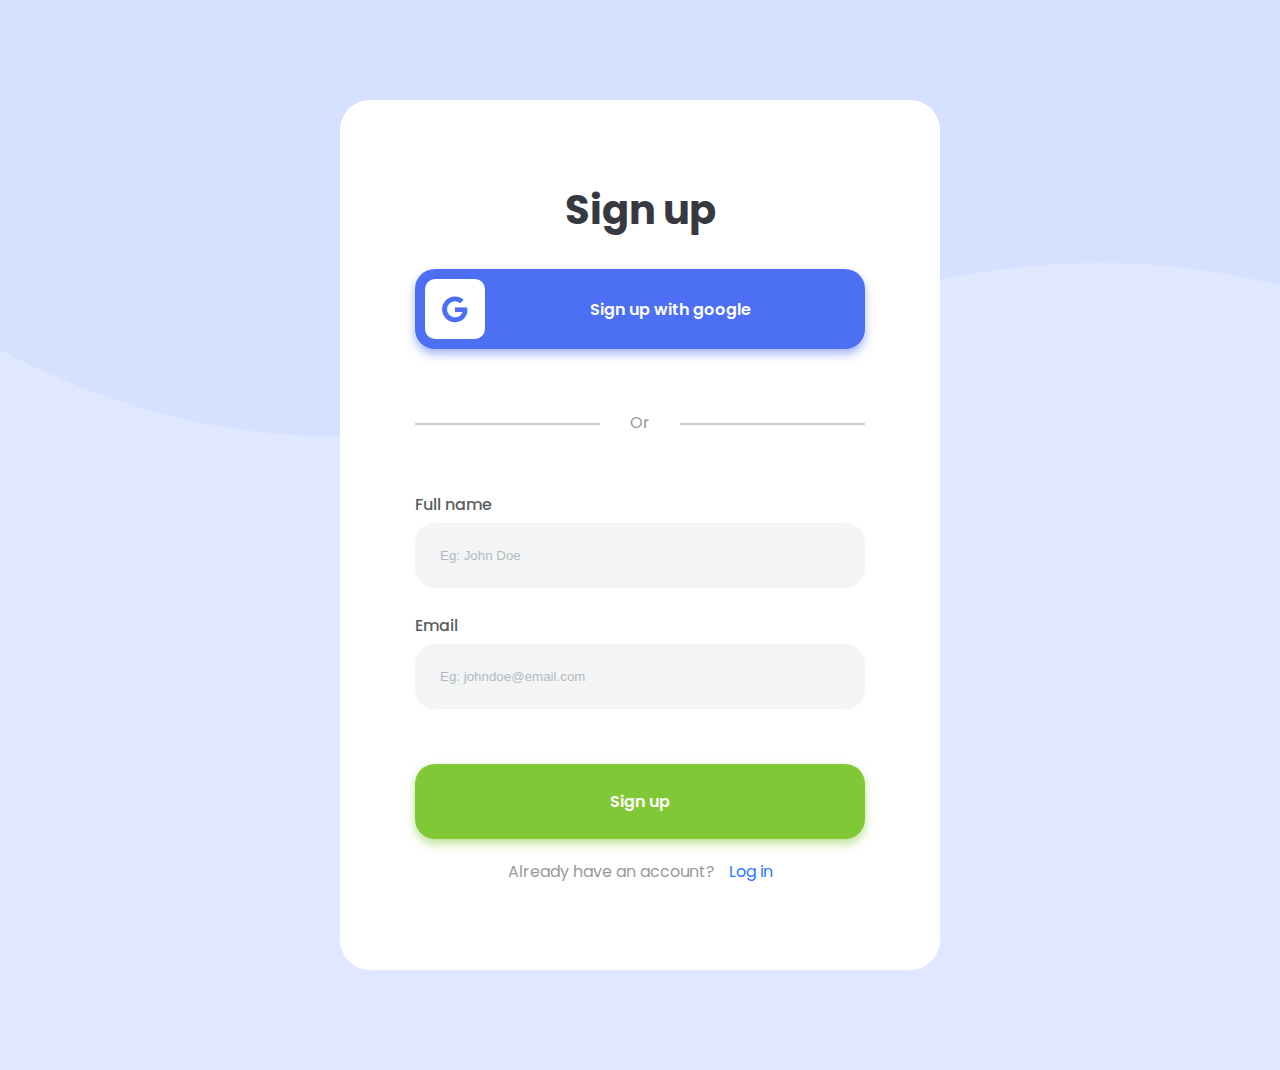
<file: Signup/index.html>
<!DOCTYPE html>
<html lang="en">
  <head>
    <meta charset="UTF-8" />
    <meta http-equiv="X-UA-Compatible" content="IE=edge" />
    <meta name="viewport" content="width=device-width, initial-scale=1.0" />
    <link rel="shortcut icon" href="signup-icon-13.jpg" />

    <link
      href="https://fonts.googleapis.com/css2?family=Poppins:wght@300;400;600&display=swap"
      rel="stylesheet"
    />
    <link
      rel="stylesheet"
      href="https://stackpath.bootstrapcdn.com/font-awesome/4.7.0/css/font-awesome.min.css"
    />
    <title>SignUp</title>
    <link rel="stylesheet" href="reset.css">
    <link rel="stylesheet" href="./sass/style.css">
  </head>
  <body>
      <div class="signup">
          <h1 class="signup__heading">Sign up</h1>
          <button class="signup__social">
              <i class="fa fa-google signup__social--icons"></i>
              <span class="signup__social--text">Sign up with google</span>
          </button>
          <div class="signup__or"><span>Or</span></div>
          <form action="" class="signup__form">
            <label for="fulname" class="signup__form--label">Full name</label>
            <input type="text" class="signup__form--input" placeholder="Eg: John Doe">
            <label for="email" class="signup__form--label">Email</label>
            <input type="email" class="signup__form--input" placeholder="Eg: johndoe@email.com">
            <button class="signup__form--button">Sign up</button>
        </form>
        <p class="signup__already">
            <span>Already have an account?</span>
            <a href="" class="signup__already--link">Log in</a>
        </p>
      </div>
      
  </body>
</html>
</file>
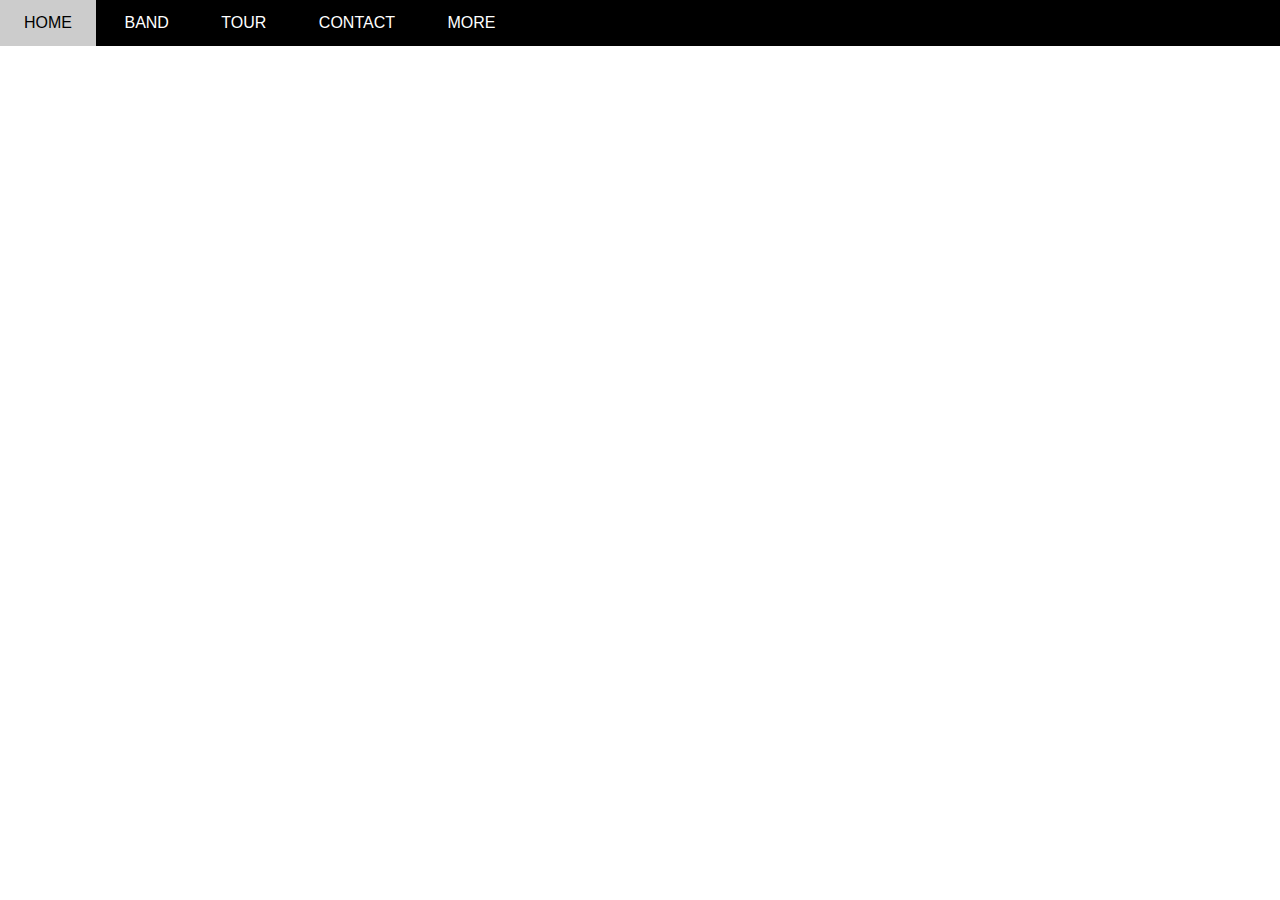
<file: LuyenW3Band/W3_Band/index.html>
<!DOCTYPE html>
<html lang="en">
<head>
    <meta charset="UTF-8">
    <meta http-equiv="X-UA-Compatible" content="IE=edge">
    <meta name="viewport" content="width=device-width, initial-scale=1.0">
    <title>Document</title>
    <link rel="stylesheet" href="./assets/css/style.css">
</head>
<body>
    <div id="main">
        <div id="header">
            <ul id="nav">
                <li><a href="">Home</a></li>
                <li><a href="">Band</a></li>
                <li><a href="">Tour</a></li>
                <li><a href="">Contact</a></li>
                <li>
                    <a href="#">More</a>
                    <ul class="subnav">
                        <li><a href="">Merchandise</a></li>
                        <li><a href="">Extras</a></li>
                        <li><a href="">Media</a></li>
                    </ul>
                </li>
            </ul>   
        </div>

        <div id="slider">
            
        </div>

        <div id="content">

        </div>

        <div id="footer">

        </div>
    </div>
</body>
</html>
</file>
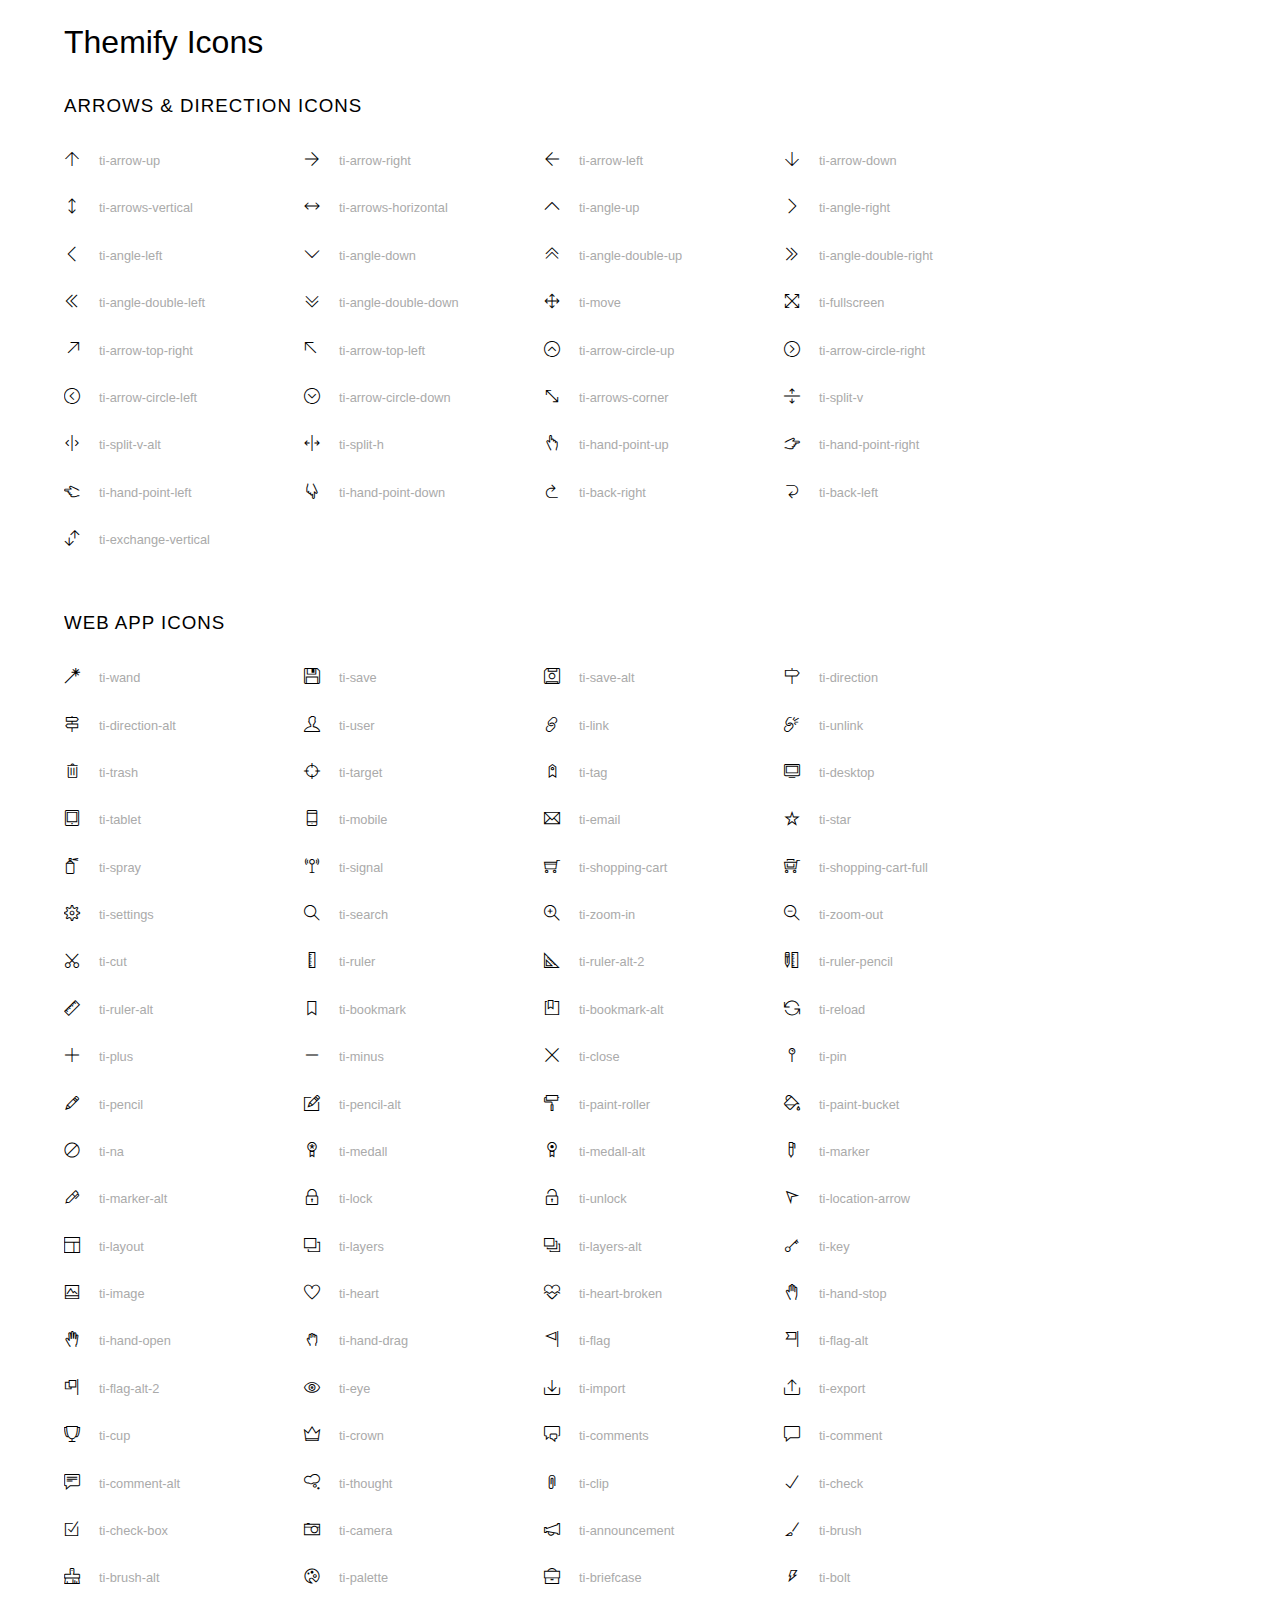
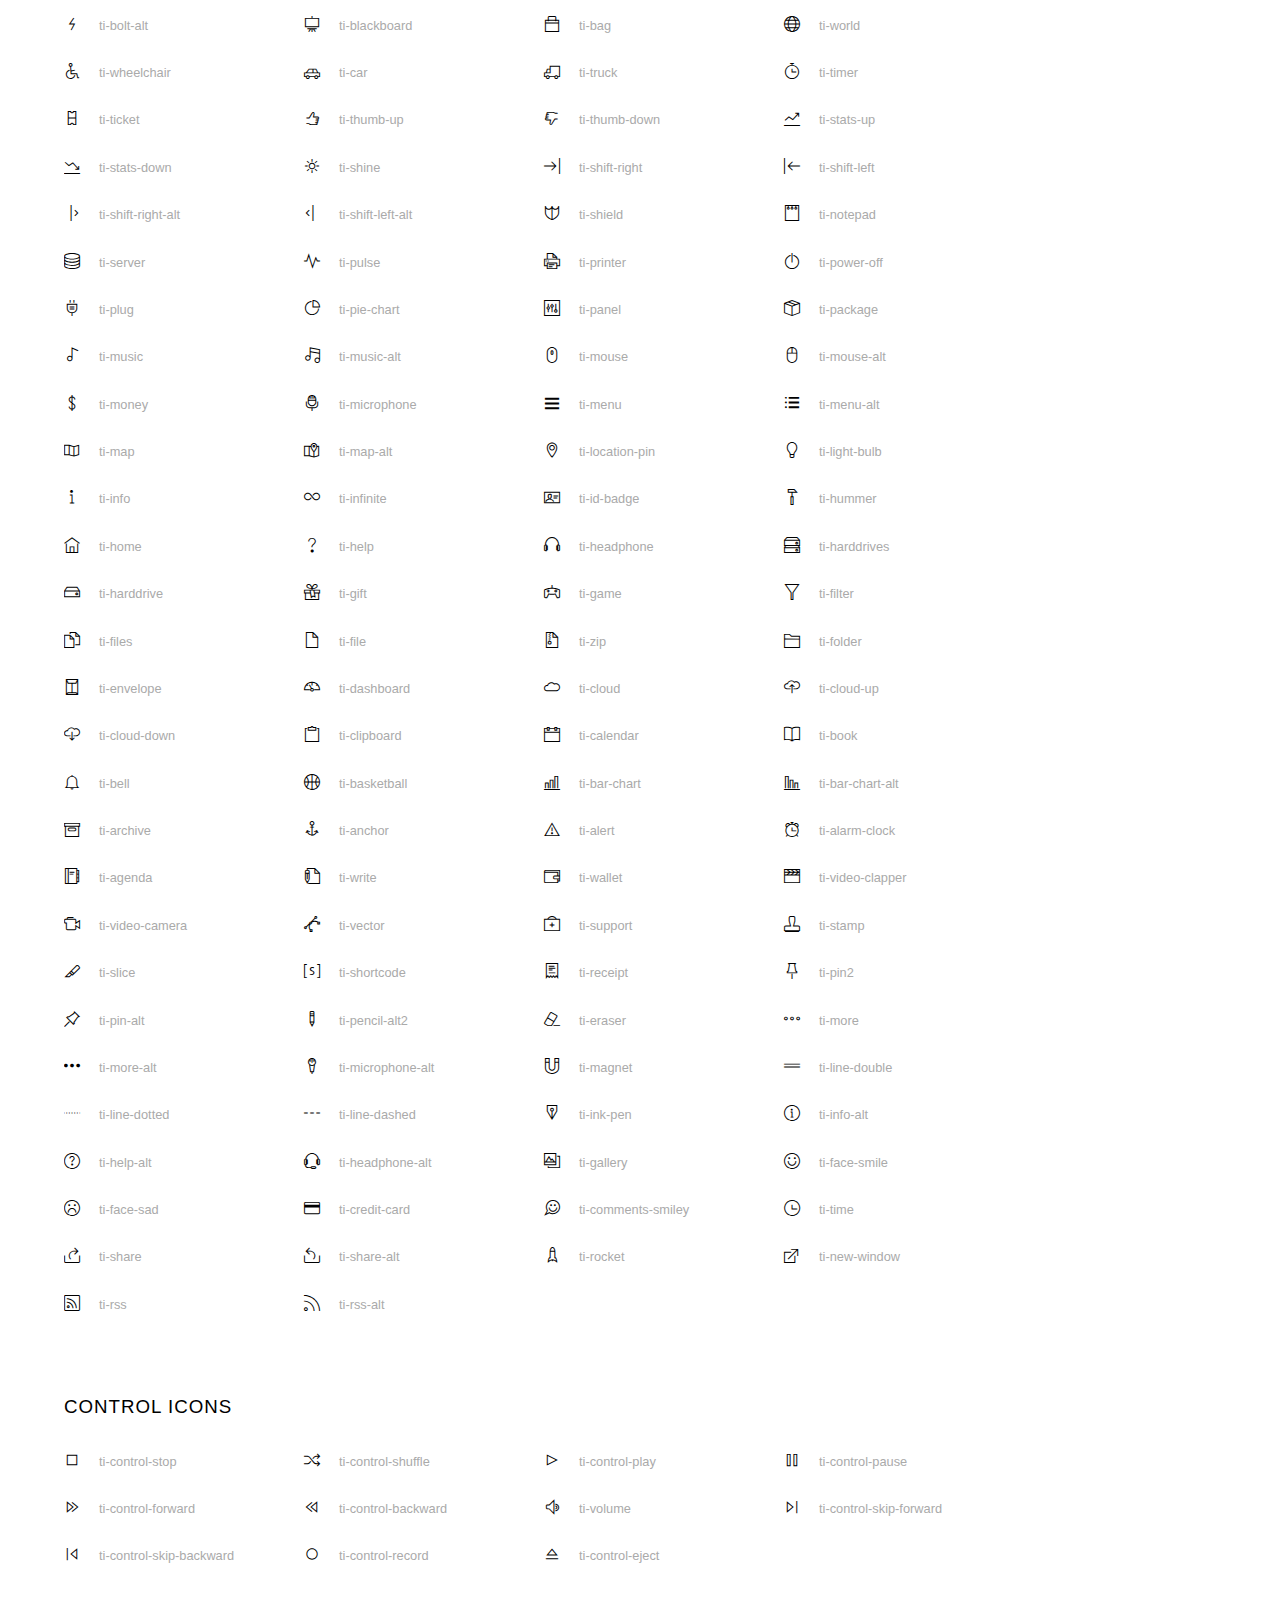
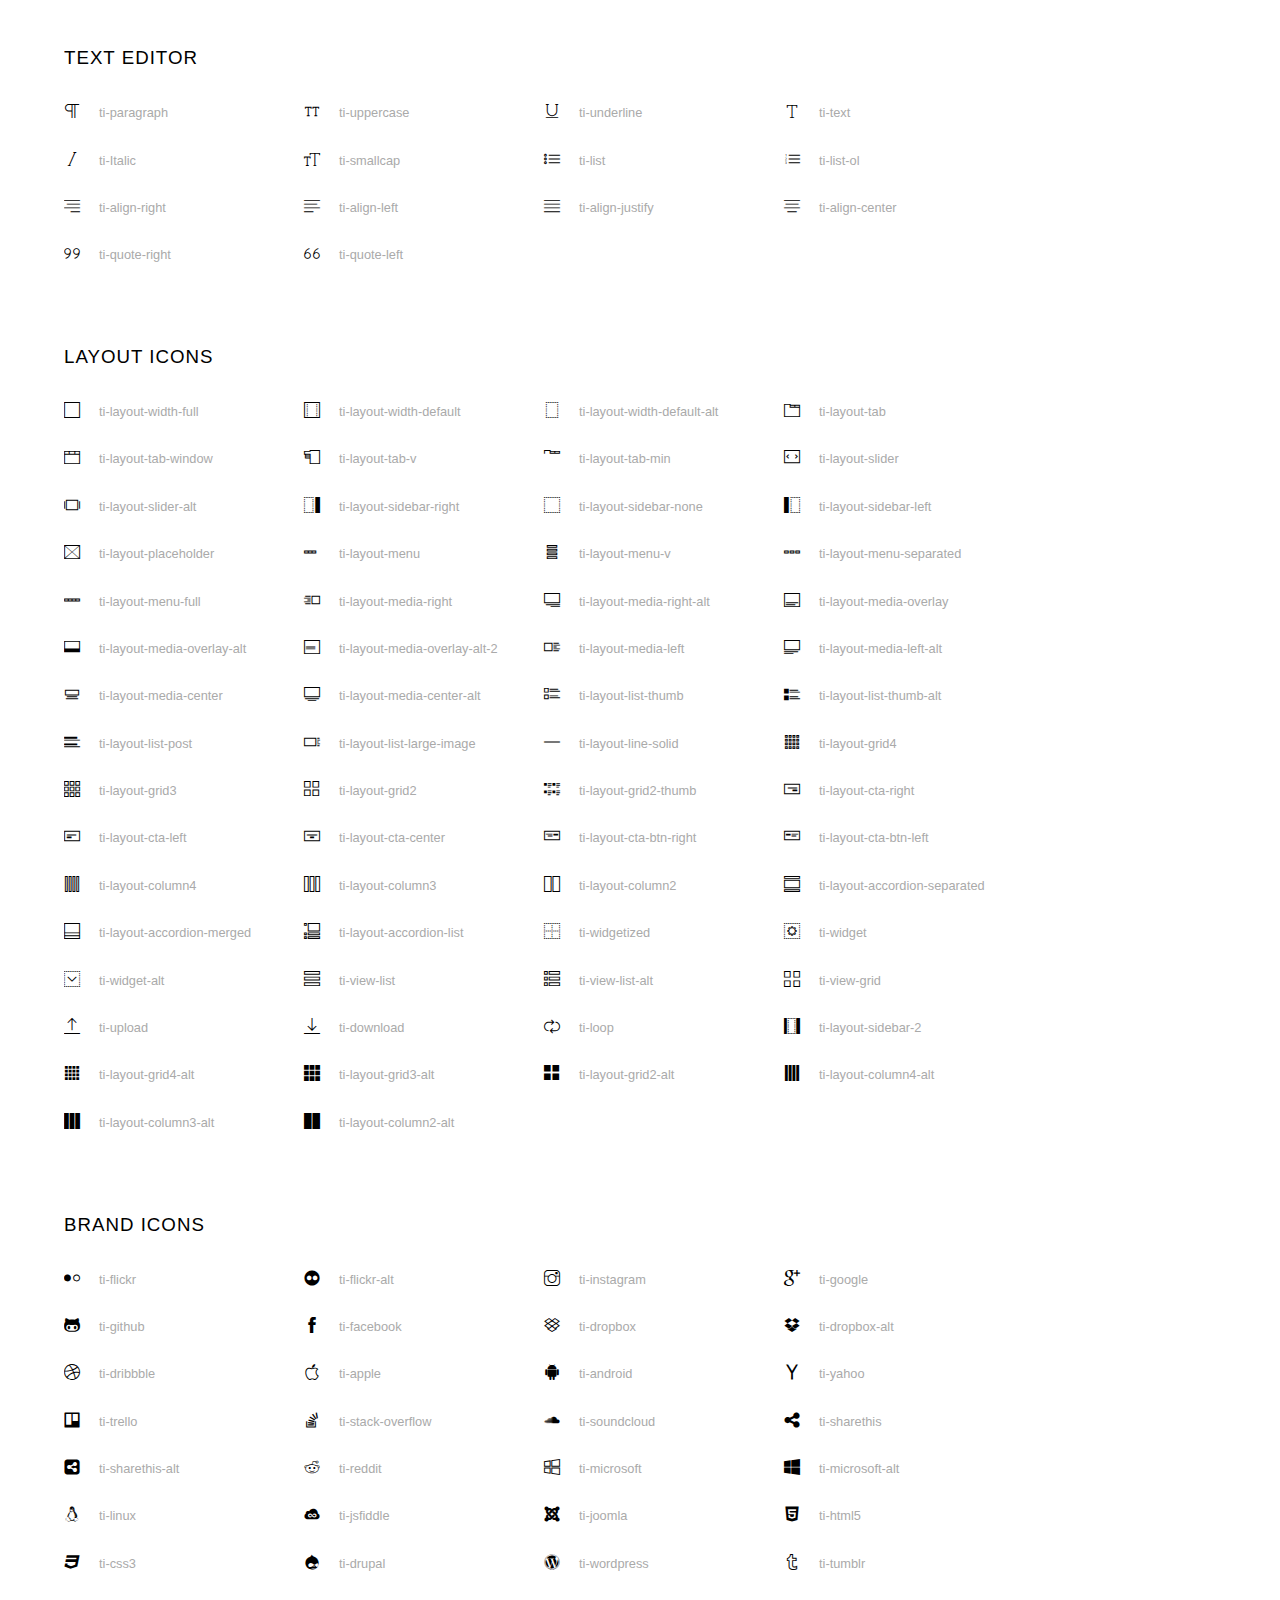
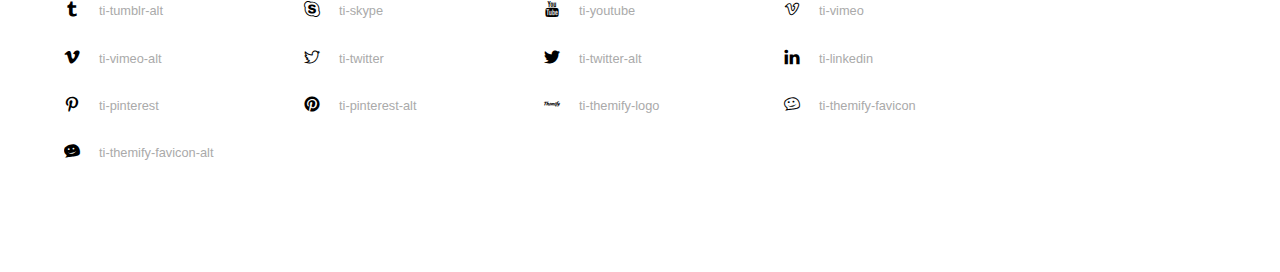
<file: LuyenW3Band/assets/fonts/themify-icons/index.html>
<!doctype html>
<html>
<head>
	<meta charset="utf-8">
	<title>Themify Icon Font</title>
	<meta name="viewport" content="width=device-width">
	<link rel="stylesheet" href="demo-files/demo.css">
	<link rel="stylesheet" href="themify-icons.css">
	<!--[if lt IE 8]><!-->
	<link rel="stylesheet" href="ie7/ie7.css">
	<!--<![endif]-->
</head>
<body>
	<h1>Themify Icons</h1>

	<div class="icon-section">

		<div class="icon-section">
			<h3>Arrows &amp; Direction Icons </h3>

			<div class="icon-container">
				<span class="ti-arrow-up"></span><span class="icon-name"> ti-arrow-up</span>
			</div>
			<div class="icon-container">
				<span class="ti-arrow-right"></span><span class="icon-name"> ti-arrow-right</span>
			</div>
			<div class="icon-container">
				<span class="ti-arrow-left"></span><span class="icon-name"> ti-arrow-left</span>
			</div>
			<div class="icon-container">
				<span class="ti-arrow-down"></span><span class="icon-name"> ti-arrow-down</span>
			</div>
			<div class="icon-container">
				<span class="ti-arrows-vertical"></span><span class="icon-name"> ti-arrows-vertical</span>
			</div>
			<div class="icon-container">
				<span class="ti-arrows-horizontal"></span><span class="icon-name"> ti-arrows-horizontal</span>
			</div>
			<div class="icon-container">
				<span class="ti-angle-up"></span><span class="icon-name"> ti-angle-up</span>
			</div>
			<div class="icon-container">
				<span class="ti-angle-right"></span><span class="icon-name"> ti-angle-right</span>
			</div>
			<div class="icon-container">
				<span class="ti-angle-left"></span><span class="icon-name"> ti-angle-left</span>
			</div>
			<div class="icon-container">
				<span class="ti-angle-down"></span><span class="icon-name"> ti-angle-down</span>
			</div>	
			<div class="icon-container">
				<span class="ti-angle-double-up"></span><span class="icon-name"> ti-angle-double-up</span>
			</div>
			<div class="icon-container">
				<span class="ti-angle-double-right"></span><span class="icon-name"> ti-angle-double-right</span>
			</div>
			<div class="icon-container">
				<span class="ti-angle-double-left"></span><span class="icon-name"> ti-angle-double-left</span>
			</div>
			<div class="icon-container">
				<span class="ti-angle-double-down"></span><span class="icon-name"> ti-angle-double-down</span>
			</div>					
			<div class="icon-container">
				<span class="ti-move"></span><span class="icon-name"> ti-move</span>
			</div>
			<div class="icon-container">
				<span class="ti-fullscreen"></span><span class="icon-name"> ti-fullscreen</span>
			</div>
			<div class="icon-container">
				<span class="ti-arrow-top-right"></span><span class="icon-name"> ti-arrow-top-right</span>
			</div>
			<div class="icon-container">
				<span class="ti-arrow-top-left"></span><span class="icon-name"> ti-arrow-top-left</span>
			</div>
			<div class="icon-container">
				<span class="ti-arrow-circle-up"></span><span class="icon-name"> ti-arrow-circle-up</span>
			</div>
			<div class="icon-container">
				<span class="ti-arrow-circle-right"></span><span class="icon-name"> ti-arrow-circle-right</span>
			</div>
			<div class="icon-container">
				<span class="ti-arrow-circle-left"></span><span class="icon-name"> ti-arrow-circle-left</span>
			</div>
			<div class="icon-container">
				<span class="ti-arrow-circle-down"></span><span class="icon-name"> ti-arrow-circle-down</span>
			</div>
			<div class="icon-container">
				<span class="ti-arrows-corner"></span><span class="icon-name"> ti-arrows-corner</span>
			</div>
			<div class="icon-container">
				<span class="ti-split-v"></span><span class="icon-name"> ti-split-v</span>
			</div>

			<div class="icon-container">
				<span class="ti-split-v-alt"></span><span class="icon-name"> ti-split-v-alt</span>
			</div>
			<div class="icon-container">
				<span class="ti-split-h"></span><span class="icon-name"> ti-split-h</span>
			</div>
			<div class="icon-container">
				<span class="ti-hand-point-up"></span><span class="icon-name"> ti-hand-point-up</span>
			</div>
			<div class="icon-container">
				<span class="ti-hand-point-right"></span><span class="icon-name"> ti-hand-point-right</span>
			</div>
			<div class="icon-container">
				<span class="ti-hand-point-left"></span><span class="icon-name"> ti-hand-point-left</span>
			</div>
			<div class="icon-container">
				<span class="ti-hand-point-down"></span><span class="icon-name"> ti-hand-point-down</span>
			</div>
			<div class="icon-container">
				<span class="ti-back-right"></span><span class="icon-name"> ti-back-right</span>
			</div>
			<div class="icon-container">
				<span class="ti-back-left"></span><span class="icon-name"> ti-back-left</span>
			</div>
			<div class="icon-container">
				<span class="ti-exchange-vertical"></span><span class="icon-name"> ti-exchange-vertical</span>
			</div>

		</div> <!-- Arrows Icons -->



		<h3>Web App Icons</h3>
		
		<div class="icon-section">

			<div class="icon-container">
				<span class="ti-wand"></span><span class="icon-name"> ti-wand</span>
			</div>
			<div class="icon-container">
				<span class="ti-save"></span><span class="icon-name"> ti-save</span>
			</div>
			<div class="icon-container">
				<span class="ti-save-alt"></span><span class="icon-name"> ti-save-alt</span>
			</div>

			<div class="icon-container">
				<span class="ti-direction"></span><span class="icon-name"> ti-direction</span>
			</div>
			<div class="icon-container">
				<span class="ti-direction-alt"></span><span class="icon-name"> ti-direction-alt</span>
			</div>
			<div class="icon-container">
				<span class="ti-user"></span><span class="icon-name"> ti-user</span>
			</div>
			<div class="icon-container">
				<span class="ti-link"></span><span class="icon-name"> ti-link</span>
			</div>
			<div class="icon-container">
				<span class="ti-unlink"></span><span class="icon-name"> ti-unlink</span>
			</div>
			<div class="icon-container">
				<span class="ti-trash"></span><span class="icon-name"> ti-trash</span>
			</div>
			<div class="icon-container">
				<span class="ti-target"></span><span class="icon-name"> ti-target</span>
			</div>
			<div class="icon-container">
				<span class="ti-tag"></span><span class="icon-name"> ti-tag</span>
			</div>
			<div class="icon-container">
				<span class="ti-desktop"></span><span class="icon-name"> ti-desktop</span>
			</div>
			<div class="icon-container">
				<span class="ti-tablet"></span><span class="icon-name"> ti-tablet</span>
			</div>
			<div class="icon-container">
				<span class="ti-mobile"></span><span class="icon-name"> ti-mobile</span>
			</div>
			<div class="icon-container">
				<span class="ti-email"></span><span class="icon-name"> ti-email</span>
			</div>	
			<div class="icon-container">
				<span class="ti-star"></span><span class="icon-name"> ti-star</span>
			</div>
			<div class="icon-container">
				<span class="ti-spray"></span><span class="icon-name"> ti-spray</span>
			</div>
			<div class="icon-container">
				<span class="ti-signal"></span><span class="icon-name"> ti-signal</span>
			</div>
			<div class="icon-container">
				<span class="ti-shopping-cart"></span><span class="icon-name"> ti-shopping-cart</span>
			</div>
			<div class="icon-container">
				<span class="ti-shopping-cart-full"></span><span class="icon-name"> ti-shopping-cart-full</span>
			</div>
			<div class="icon-container">
				<span class="ti-settings"></span><span class="icon-name"> ti-settings</span>
			</div>
			<div class="icon-container">
				<span class="ti-search"></span><span class="icon-name"> ti-search</span>
			</div>
			<div class="icon-container">
				<span class="ti-zoom-in"></span><span class="icon-name"> ti-zoom-in</span>
			</div>
			<div class="icon-container">
				<span class="ti-zoom-out"></span><span class="icon-name"> ti-zoom-out</span>
			</div>
			<div class="icon-container">
				<span class="ti-cut"></span><span class="icon-name"> ti-cut</span>
			</div>
			<div class="icon-container">
				<span class="ti-ruler"></span><span class="icon-name"> ti-ruler</span>
			</div>
			<div class="icon-container">
				<span class="ti-ruler-alt-2"></span><span class="icon-name"> ti-ruler-alt-2</span>
			</div>			
			<div class="icon-container">
				<span class="ti-ruler-pencil"></span><span class="icon-name"> ti-ruler-pencil</span>
			</div>
			<div class="icon-container">
				<span class="ti-ruler-alt"></span><span class="icon-name"> ti-ruler-alt</span>
			</div>
			<div class="icon-container">
				<span class="ti-bookmark"></span><span class="icon-name"> ti-bookmark</span>
			</div>
			<div class="icon-container">
				<span class="ti-bookmark-alt"></span><span class="icon-name"> ti-bookmark-alt</span>
			</div>
			<div class="icon-container">
				<span class="ti-reload"></span><span class="icon-name"> ti-reload</span>
			</div>
			<div class="icon-container">
				<span class="ti-plus"></span><span class="icon-name"> ti-plus</span>
			</div>
			<div class="icon-container">
				<span class="ti-minus"></span><span class="icon-name"> ti-minus</span>
			</div>
			<div class="icon-container">
				<span class="ti-close"></span><span class="icon-name"> ti-close</span>
			</div>			
			<div class="icon-container">
				<span class="ti-pin"></span><span class="icon-name"> ti-pin</span>
			</div>
			<div class="icon-container">
				<span class="ti-pencil"></span><span class="icon-name"> ti-pencil</span>
			</div>
					
		  	<div class="icon-container">
				<span class="ti-pencil-alt"></span><span class="icon-name"> ti-pencil-alt</span>
			</div>
			<div class="icon-container">
				<span class="ti-paint-roller"></span><span class="icon-name"> ti-paint-roller</span>
			</div>
			<div class="icon-container">
				<span class="ti-paint-bucket"></span><span class="icon-name"> ti-paint-bucket</span>
			</div>
			<div class="icon-container">
				<span class="ti-na"></span><span class="icon-name"> ti-na</span>
			</div>
			<div class="icon-container">
				<span class="ti-medall"></span><span class="icon-name"> ti-medall</span>
			</div>
			<div class="icon-container">
				<span class="ti-medall-alt"></span><span class="icon-name"> ti-medall-alt</span>
			</div>
			<div class="icon-container">
				<span class="ti-marker"></span><span class="icon-name"> ti-marker</span>
			</div>
			<div class="icon-container">
				<span class="ti-marker-alt"></span><span class="icon-name"> ti-marker-alt</span>
			</div>

			<div class="icon-container">
				<span class="ti-lock"></span><span class="icon-name"> ti-lock</span>
			</div>
			<div class="icon-container">
				<span class="ti-unlock"></span><span class="icon-name"> ti-unlock</span>
			</div>
			<div class="icon-container">
				<span class="ti-location-arrow"></span><span class="icon-name"> ti-location-arrow</span>
			</div>
			<div class="icon-container">
				<span class="ti-layout"></span><span class="icon-name"> ti-layout</span>
			</div>
			<div class="icon-container">
				<span class="ti-layers"></span><span class="icon-name"> ti-layers</span>
			</div>
			<div class="icon-container">
				<span class="ti-layers-alt"></span><span class="icon-name"> ti-layers-alt</span>
			</div>
			<div class="icon-container">
				<span class="ti-key"></span><span class="icon-name"> ti-key</span>
			</div>
			<div class="icon-container">
				<span class="ti-image"></span><span class="icon-name"> ti-image</span>
			</div>
			<div class="icon-container">
				<span class="ti-heart"></span><span class="icon-name"> ti-heart</span>
			</div>
			<div class="icon-container">
				<span class="ti-heart-broken"></span><span class="icon-name"> ti-heart-broken</span>
			</div>
			<div class="icon-container">
				<span class="ti-hand-stop"></span><span class="icon-name"> ti-hand-stop</span>
			</div>
			<div class="icon-container">
				<span class="ti-hand-open"></span><span class="icon-name"> ti-hand-open</span>
			</div>
			<div class="icon-container">
				<span class="ti-hand-drag"></span><span class="icon-name"> ti-hand-drag</span>
			</div>
			<div class="icon-container">
				<span class="ti-flag"></span><span class="icon-name"> ti-flag</span>
			</div>
			<div class="icon-container">
				<span class="ti-flag-alt"></span><span class="icon-name"> ti-flag-alt</span>
			</div>
			<div class="icon-container">
				<span class="ti-flag-alt-2"></span><span class="icon-name"> ti-flag-alt-2</span>
			</div>
			<div class="icon-container">
				<span class="ti-eye"></span><span class="icon-name"> ti-eye</span>
			</div>
			<div class="icon-container">
				<span class="ti-import"></span><span class="icon-name"> ti-import</span>
			</div>			
			<div class="icon-container">
				<span class="ti-export"></span><span class="icon-name"> ti-export</span>
			</div>
			<div class="icon-container">
				<span class="ti-cup"></span><span class="icon-name"> ti-cup</span>
			</div>
			<div class="icon-container">
				<span class="ti-crown"></span><span class="icon-name"> ti-crown</span>
			</div>
			<div class="icon-container">
				<span class="ti-comments"></span><span class="icon-name"> ti-comments</span>
			</div>
			<div class="icon-container">
				<span class="ti-comment"></span><span class="icon-name"> ti-comment</span>
			</div>
			<div class="icon-container">
				<span class="ti-comment-alt"></span><span class="icon-name"> ti-comment-alt</span>
			</div>
			<div class="icon-container">
				<span class="ti-thought"></span><span class="icon-name"> ti-thought</span>
			</div>			
			<div class="icon-container">
				<span class="ti-clip"></span><span class="icon-name"> ti-clip</span>
			</div>

			<div class="icon-container">
				<span class="ti-check"></span><span class="icon-name"> ti-check</span>
			</div>
			<div class="icon-container">
				<span class="ti-check-box"></span><span class="icon-name"> ti-check-box</span>
			</div>
			<div class="icon-container">
				<span class="ti-camera"></span><span class="icon-name"> ti-camera</span>
			</div>
			<div class="icon-container">
				<span class="ti-announcement"></span><span class="icon-name"> ti-announcement</span>
			</div>
			<div class="icon-container">
				<span class="ti-brush"></span><span class="icon-name"> ti-brush</span>
			</div>
			<div class="icon-container">
				<span class="ti-brush-alt"></span><span class="icon-name"> ti-brush-alt</span>
			</div>
			<div class="icon-container">
				<span class="ti-palette"></span><span class="icon-name"> ti-palette</span>
			</div>			
			<div class="icon-container">
				<span class="ti-briefcase"></span><span class="icon-name"> ti-briefcase</span>
			</div>
			<div class="icon-container">
				<span class="ti-bolt"></span><span class="icon-name"> ti-bolt</span>
			</div>
			<div class="icon-container">
				<span class="ti-bolt-alt"></span><span class="icon-name"> ti-bolt-alt</span>
			</div>
			<div class="icon-container">
				<span class="ti-blackboard"></span><span class="icon-name"> ti-blackboard</span>
			</div>
			<div class="icon-container">
				<span class="ti-bag"></span><span class="icon-name"> ti-bag</span>
			</div>
			<div class="icon-container">
				<span class="ti-world"></span><span class="icon-name"> ti-world</span>
			</div>
			<div class="icon-container">
				<span class="ti-wheelchair"></span><span class="icon-name"> ti-wheelchair</span>
			</div>
			<div class="icon-container">
				<span class="ti-car"></span><span class="icon-name"> ti-car</span>
			</div>
			<div class="icon-container">
				<span class="ti-truck"></span><span class="icon-name"> ti-truck</span>
			</div>
			<div class="icon-container">
				<span class="ti-timer"></span><span class="icon-name"> ti-timer</span>
			</div>
			<div class="icon-container">
				<span class="ti-ticket"></span><span class="icon-name"> ti-ticket</span>
			</div>
			<div class="icon-container">
				<span class="ti-thumb-up"></span><span class="icon-name"> ti-thumb-up</span>
			</div>
			<div class="icon-container">
				<span class="ti-thumb-down"></span><span class="icon-name"> ti-thumb-down</span>
			</div>

			<div class="icon-container">
				<span class="ti-stats-up"></span><span class="icon-name"> ti-stats-up</span>
			</div>
			<div class="icon-container">
				<span class="ti-stats-down"></span><span class="icon-name"> ti-stats-down</span>
			</div>
			<div class="icon-container">
				<span class="ti-shine"></span><span class="icon-name"> ti-shine</span>
			</div>
			<div class="icon-container">
				<span class="ti-shift-right"></span><span class="icon-name"> ti-shift-right</span>
			</div>
			<div class="icon-container">
				<span class="ti-shift-left"></span><span class="icon-name"> ti-shift-left</span>
			</div>

			<div class="icon-container">
				<span class="ti-shift-right-alt"></span><span class="icon-name"> ti-shift-right-alt</span>
			</div>
			<div class="icon-container">
				<span class="ti-shift-left-alt"></span><span class="icon-name"> ti-shift-left-alt</span>
			</div>
			<div class="icon-container">
				<span class="ti-shield"></span><span class="icon-name"> ti-shield</span>
			</div>
			<div class="icon-container">
				<span class="ti-notepad"></span><span class="icon-name"> ti-notepad</span>
			</div>
			<div class="icon-container">
				<span class="ti-server"></span><span class="icon-name"> ti-server</span>
			</div>

			<div class="icon-container">
				<span class="ti-pulse"></span><span class="icon-name"> ti-pulse</span>
			</div>
			<div class="icon-container">
				<span class="ti-printer"></span><span class="icon-name"> ti-printer</span>
			</div>
			<div class="icon-container">
				<span class="ti-power-off"></span><span class="icon-name"> ti-power-off</span>
			</div>
			<div class="icon-container">
				<span class="ti-plug"></span><span class="icon-name"> ti-plug</span>
			</div>
			<div class="icon-container">
				<span class="ti-pie-chart"></span><span class="icon-name"> ti-pie-chart</span>
			</div>

			<div class="icon-container">
				<span class="ti-panel"></span><span class="icon-name"> ti-panel</span>
			</div>
			<div class="icon-container">
				<span class="ti-package"></span><span class="icon-name"> ti-package</span>
			</div>
			<div class="icon-container">
				<span class="ti-music"></span><span class="icon-name"> ti-music</span>
			</div>
			<div class="icon-container">
				<span class="ti-music-alt"></span><span class="icon-name"> ti-music-alt</span>
			</div>
			<div class="icon-container">
				<span class="ti-mouse"></span><span class="icon-name"> ti-mouse</span>
			</div>
			<div class="icon-container">
				<span class="ti-mouse-alt"></span><span class="icon-name"> ti-mouse-alt</span>
			</div>
			<div class="icon-container">
				<span class="ti-money"></span><span class="icon-name"> ti-money</span>
			</div>
			<div class="icon-container">
				<span class="ti-microphone"></span><span class="icon-name"> ti-microphone</span>
			</div>
			<div class="icon-container">
				<span class="ti-menu"></span><span class="icon-name"> ti-menu</span>
			</div>
			<div class="icon-container">
				<span class="ti-menu-alt"></span><span class="icon-name"> ti-menu-alt</span>
			</div>
			<div class="icon-container">
				<span class="ti-map"></span><span class="icon-name"> ti-map</span>
			</div>
			<div class="icon-container">
				<span class="ti-map-alt"></span><span class="icon-name"> ti-map-alt</span>
			</div>

			<div class="icon-container">
				<span class="ti-location-pin"></span><span class="icon-name"> ti-location-pin</span>
			</div>

			<div class="icon-container">
				<span class="ti-light-bulb"></span><span class="icon-name"> ti-light-bulb</span>
			</div>
			<div class="icon-container">
				<span class="ti-info"></span><span class="icon-name"> ti-info</span>
			</div>
			<div class="icon-container">
				<span class="ti-infinite"></span><span class="icon-name"> ti-infinite</span>
			</div>
			<div class="icon-container">
				<span class="ti-id-badge"></span><span class="icon-name"> ti-id-badge</span>
			</div>
			<div class="icon-container">
				<span class="ti-hummer"></span><span class="icon-name"> ti-hummer</span>
			</div>
			<div class="icon-container">
				<span class="ti-home"></span><span class="icon-name"> ti-home</span>
			</div>
			<div class="icon-container">
				<span class="ti-help"></span><span class="icon-name"> ti-help</span>
			</div>
			<div class="icon-container">
				<span class="ti-headphone"></span><span class="icon-name"> ti-headphone</span>
			</div>
			<div class="icon-container">
				<span class="ti-harddrives"></span><span class="icon-name"> ti-harddrives</span>
			</div>
			<div class="icon-container">
				<span class="ti-harddrive"></span><span class="icon-name"> ti-harddrive</span>
			</div>
			<div class="icon-container">
				<span class="ti-gift"></span><span class="icon-name"> ti-gift</span>
			</div>
			<div class="icon-container">
				<span class="ti-game"></span><span class="icon-name"> ti-game</span>
			</div>
			<div class="icon-container">
				<span class="ti-filter"></span><span class="icon-name"> ti-filter</span>
			</div>
			<div class="icon-container">
				<span class="ti-files"></span><span class="icon-name"> ti-files</span>
			</div>
			<div class="icon-container">
				<span class="ti-file"></span><span class="icon-name"> ti-file</span>
			</div>
			<div class="icon-container">
				<span class="ti-zip"></span><span class="icon-name"> ti-zip</span>
			</div>
			<div class="icon-container">
				<span class="ti-folder"></span><span class="icon-name"> ti-folder</span>
			</div>			
			<div class="icon-container">
				<span class="ti-envelope"></span><span class="icon-name"> ti-envelope</span>
			</div>


			<div class="icon-container">
				<span class="ti-dashboard"></span><span class="icon-name"> ti-dashboard</span>
			</div>
			<div class="icon-container">
				<span class="ti-cloud"></span><span class="icon-name"> ti-cloud</span>
			</div>
			<div class="icon-container">
				<span class="ti-cloud-up"></span><span class="icon-name"> ti-cloud-up</span>
			</div>
			<div class="icon-container">
				<span class="ti-cloud-down"></span><span class="icon-name"> ti-cloud-down</span>
			</div>
			<div class="icon-container">
				<span class="ti-clipboard"></span><span class="icon-name"> ti-clipboard</span>
			</div>
			<div class="icon-container">
				<span class="ti-calendar"></span><span class="icon-name"> ti-calendar</span>
			</div>
			<div class="icon-container">
				<span class="ti-book"></span><span class="icon-name"> ti-book</span>
			</div>
			<div class="icon-container">
				<span class="ti-bell"></span><span class="icon-name"> ti-bell</span>
			</div>
			<div class="icon-container">
				<span class="ti-basketball"></span><span class="icon-name"> ti-basketball</span>
			</div>
			<div class="icon-container">
				<span class="ti-bar-chart"></span><span class="icon-name"> ti-bar-chart</span>
			</div>
			<div class="icon-container">
				<span class="ti-bar-chart-alt"></span><span class="icon-name"> ti-bar-chart-alt</span>
			</div>


			<div class="icon-container">
				<span class="ti-archive"></span><span class="icon-name"> ti-archive</span>
			</div>
			<div class="icon-container">
				<span class="ti-anchor"></span><span class="icon-name"> ti-anchor</span>
			</div>

			<div class="icon-container">
				<span class="ti-alert"></span><span class="icon-name"> ti-alert</span>
			</div>
			<div class="icon-container">
				<span class="ti-alarm-clock"></span><span class="icon-name"> ti-alarm-clock</span>
			</div>
			<div class="icon-container">
				<span class="ti-agenda"></span><span class="icon-name"> ti-agenda</span>
			</div>
			<div class="icon-container">
				<span class="ti-write"></span><span class="icon-name"> ti-write</span>
			</div>

			<div class="icon-container">
				<span class="ti-wallet"></span><span class="icon-name"> ti-wallet</span>
			</div>
			<div class="icon-container">
				<span class="ti-video-clapper"></span><span class="icon-name"> ti-video-clapper</span>
			</div>
			<div class="icon-container">
				<span class="ti-video-camera"></span><span class="icon-name"> ti-video-camera</span>
			</div>
			<div class="icon-container">
				<span class="ti-vector"></span><span class="icon-name"> ti-vector</span>
			</div>

			<div class="icon-container">
				<span class="ti-support"></span><span class="icon-name"> ti-support</span>
			</div>
			<div class="icon-container">
				<span class="ti-stamp"></span><span class="icon-name"> ti-stamp</span>
			</div>
			<div class="icon-container">
				<span class="ti-slice"></span><span class="icon-name"> ti-slice</span>
			</div>
			<div class="icon-container">
				<span class="ti-shortcode"></span><span class="icon-name"> ti-shortcode</span>
			</div>
			<div class="icon-container">
				<span class="ti-receipt"></span><span class="icon-name"> ti-receipt</span>
			</div>
			<div class="icon-container">
				<span class="ti-pin2"></span><span class="icon-name"> ti-pin2</span>
			</div>
			<div class="icon-container">
				<span class="ti-pin-alt"></span><span class="icon-name"> ti-pin-alt</span>
			</div>
			<div class="icon-container">
				<span class="ti-pencil-alt2"></span><span class="icon-name"> ti-pencil-alt2</span>
			</div>
			<div class="icon-container">
				<span class="ti-eraser"></span><span class="icon-name"> ti-eraser</span>
			</div>			
			<div class="icon-container">
				<span class="ti-more"></span><span class="icon-name"> ti-more</span>
			</div>
			<div class="icon-container">
				<span class="ti-more-alt"></span><span class="icon-name"> ti-more-alt</span>
			</div>
			<div class="icon-container">
				<span class="ti-microphone-alt"></span><span class="icon-name"> ti-microphone-alt</span>
			</div>
			<div class="icon-container">
				<span class="ti-magnet"></span><span class="icon-name"> ti-magnet</span>
			</div>
			<div class="icon-container">
				<span class="ti-line-double"></span><span class="icon-name"> ti-line-double</span>
			</div>
			<div class="icon-container">
				<span class="ti-line-dotted"></span><span class="icon-name"> ti-line-dotted</span>
			</div>
			<div class="icon-container">
				<span class="ti-line-dashed"></span><span class="icon-name"> ti-line-dashed</span>
			</div>

			<div class="icon-container">
				<span class="ti-ink-pen"></span><span class="icon-name"> ti-ink-pen</span>
			</div>
			<div class="icon-container">
				<span class="ti-info-alt"></span><span class="icon-name"> ti-info-alt</span>
			</div>
			<div class="icon-container">
				<span class="ti-help-alt"></span><span class="icon-name"> ti-help-alt</span>
			</div>
			<div class="icon-container">
				<span class="ti-headphone-alt"></span><span class="icon-name"> ti-headphone-alt</span>
			</div>

			<div class="icon-container">
				<span class="ti-gallery"></span><span class="icon-name"> ti-gallery</span>
			</div>
			<div class="icon-container">
				<span class="ti-face-smile"></span><span class="icon-name"> ti-face-smile</span>
			</div>
			<div class="icon-container">
				<span class="ti-face-sad"></span><span class="icon-name"> ti-face-sad</span>
			</div>
			<div class="icon-container">
				<span class="ti-credit-card"></span><span class="icon-name"> ti-credit-card</span>
			</div>
			<div class="icon-container">
				<span class="ti-comments-smiley"></span><span class="icon-name"> ti-comments-smiley</span>
			</div>
			<div class="icon-container">
				<span class="ti-time"></span><span class="icon-name"> ti-time</span>
			</div>
			<div class="icon-container">
				<span class="ti-share"></span><span class="icon-name"> ti-share</span>
			</div>
			<div class="icon-container">
				<span class="ti-share-alt"></span><span class="icon-name"> ti-share-alt</span>
			</div>
			<div class="icon-container">
				<span class="ti-rocket"></span><span class="icon-name"> ti-rocket</span>
			</div>

			<div class="icon-container">
				<span class="ti-new-window"></span><span class="icon-name"> ti-new-window</span>
			</div>

			<div class="icon-container">
				<span class="ti-rss"></span><span class="icon-name"> ti-rss</span>
			</div>

			<div class="icon-container">
				<span class="ti-rss-alt"></span><span class="icon-name"> ti-rss-alt</span>
			</div>
			
		</div><!-- Web App Icons -->


		<div class="icon-section">
			<h3>Control Icons</h3>
			<div class="icon-container">
				<span class="ti-control-stop"></span><span class="icon-name"> ti-control-stop</span>
			</div>
			<div class="icon-container">
				<span class="ti-control-shuffle"></span><span class="icon-name"> ti-control-shuffle</span>
			</div>
			<div class="icon-container">
				<span class="ti-control-play"></span><span class="icon-name"> ti-control-play</span>
			</div>
			<div class="icon-container">
				<span class="ti-control-pause"></span><span class="icon-name"> ti-control-pause</span>
			</div>
			<div class="icon-container">
				<span class="ti-control-forward"></span><span class="icon-name"> ti-control-forward</span>
			</div>
			<div class="icon-container">
				<span class="ti-control-backward"></span><span class="icon-name"> ti-control-backward</span>
			</div>	
			<div class="icon-container">
				<span class="ti-volume"></span><span class="icon-name"> ti-volume</span>
			</div>
			<div class="icon-container">
				<span class="ti-control-skip-forward"></span><span class="icon-name"> ti-control-skip-forward</span>
			</div>
			<div class="icon-container">
				<span class="ti-control-skip-backward"></span><span class="icon-name"> ti-control-skip-backward</span>
			</div>
			<div class="icon-container">
				<span class="ti-control-record"></span><span class="icon-name"> ti-control-record</span>
			</div>
			<div class="icon-container">
				<span class="ti-control-eject"></span><span class="icon-name"> ti-control-eject</span>
			</div>			
		</div> <!-- Control Icons -->


		<div class="icon-section">
			<h3>Text Editor</h3>

			<div class="icon-container">
				<span class="ti-paragraph"></span><span class="icon-name"> ti-paragraph</span>
			</div>
			<div class="icon-container">
				<span class="ti-uppercase"></span><span class="icon-name"> ti-uppercase</span>
			</div>

			<div class="icon-container">
				<span class="ti-underline"></span><span class="icon-name"> ti-underline</span>
			</div>
			<div class="icon-container">
				<span class="ti-text"></span><span class="icon-name"> ti-text</span>
			</div>
			<div class="icon-container">
				<span class="ti-Italic"></span><span class="icon-name"> ti-Italic</span>
			</div>
			<div class="icon-container">
				<span class="ti-smallcap"></span><span class="icon-name"> ti-smallcap</span>
			</div>
			<div class="icon-container">
				<span class="ti-list"></span><span class="icon-name"> ti-list</span>
			</div>
			<div class="icon-container">
				<span class="ti-list-ol"></span><span class="icon-name"> ti-list-ol</span>
			</div>
			<div class="icon-container">
				<span class="ti-align-right"></span><span class="icon-name"> ti-align-right</span>
			</div>
			<div class="icon-container">
				<span class="ti-align-left"></span><span class="icon-name"> ti-align-left</span>
			</div>
			<div class="icon-container">
				<span class="ti-align-justify"></span><span class="icon-name"> ti-align-justify</span>
			</div>
			<div class="icon-container">
				<span class="ti-align-center"></span><span class="icon-name"> ti-align-center</span>
			</div>
			<div class="icon-container">
				<span class="ti-quote-right"></span><span class="icon-name"> ti-quote-right</span>
			</div>
			<div class="icon-container">
				<span class="ti-quote-left"></span><span class="icon-name"> ti-quote-left</span>
			</div>

		</div> <!-- Text Editor -->



		<div class="icon-section">
			<h3>Layout Icons</h3>
			<div class="icon-container">
				<span class="ti-layout-width-full"></span><span class="icon-name"> ti-layout-width-full</span>
			</div>
			<div class="icon-container">
				<span class="ti-layout-width-default"></span><span class="icon-name"> ti-layout-width-default</span>
			</div>
			<div class="icon-container">
				<span class="ti-layout-width-default-alt"></span><span class="icon-name"> ti-layout-width-default-alt</span>
			</div>
			<div class="icon-container">
				<span class="ti-layout-tab"></span><span class="icon-name"> ti-layout-tab</span>
			</div>
			<div class="icon-container">
				<span class="ti-layout-tab-window"></span><span class="icon-name"> ti-layout-tab-window</span>
			</div>
			<div class="icon-container">
				<span class="ti-layout-tab-v"></span><span class="icon-name"> ti-layout-tab-v</span>
			</div>
			<div class="icon-container">
				<span class="ti-layout-tab-min"></span><span class="icon-name"> ti-layout-tab-min</span>
			</div>
			<div class="icon-container">
				<span class="ti-layout-slider"></span><span class="icon-name"> ti-layout-slider</span>
			</div>
			<div class="icon-container">
				<span class="ti-layout-slider-alt"></span><span class="icon-name"> ti-layout-slider-alt</span>
			</div>
			<div class="icon-container">
				<span class="ti-layout-sidebar-right"></span><span class="icon-name"> ti-layout-sidebar-right</span>
			</div>
			<div class="icon-container">
				<span class="ti-layout-sidebar-none"></span><span class="icon-name"> ti-layout-sidebar-none</span>
			</div>
			<div class="icon-container">
				<span class="ti-layout-sidebar-left"></span><span class="icon-name"> ti-layout-sidebar-left</span>
			</div>
			<div class="icon-container">
				<span class="ti-layout-placeholder"></span><span class="icon-name"> ti-layout-placeholder</span>
			</div>
			<div class="icon-container">
				<span class="ti-layout-menu"></span><span class="icon-name"> ti-layout-menu</span>
			</div>
			<div class="icon-container">
				<span class="ti-layout-menu-v"></span><span class="icon-name"> ti-layout-menu-v</span>
			</div>
			<div class="icon-container">
				<span class="ti-layout-menu-separated"></span><span class="icon-name"> ti-layout-menu-separated</span>
			</div>
			<div class="icon-container">
				<span class="ti-layout-menu-full"></span><span class="icon-name"> ti-layout-menu-full</span>
			</div>
			<div class="icon-container">
				<span class="ti-layout-media-right"></span><span class="icon-name"> ti-layout-media-right</span>
			</div>
			<div class="icon-container">
				<span class="ti-layout-media-right-alt"></span><span class="icon-name"> ti-layout-media-right-alt</span>
			</div>
			<div class="icon-container">
				<span class="ti-layout-media-overlay"></span><span class="icon-name"> ti-layout-media-overlay</span>
			</div>
			<div class="icon-container">
				<span class="ti-layout-media-overlay-alt"></span><span class="icon-name"> ti-layout-media-overlay-alt</span>
			</div>
			<div class="icon-container">
				<span class="ti-layout-media-overlay-alt-2"></span><span class="icon-name"> ti-layout-media-overlay-alt-2</span>
			</div>
			<div class="icon-container">
				<span class="ti-layout-media-left"></span><span class="icon-name"> ti-layout-media-left</span>
			</div>
			<div class="icon-container">
				<span class="ti-layout-media-left-alt"></span><span class="icon-name"> ti-layout-media-left-alt</span>
			</div>
			<div class="icon-container">
				<span class="ti-layout-media-center"></span><span class="icon-name"> ti-layout-media-center</span>
			</div>
			<div class="icon-container">
				<span class="ti-layout-media-center-alt"></span><span class="icon-name"> ti-layout-media-center-alt</span>
			</div>
			<div class="icon-container">
				<span class="ti-layout-list-thumb"></span><span class="icon-name"> ti-layout-list-thumb</span>
			</div>
			<div class="icon-container">
				<span class="ti-layout-list-thumb-alt"></span><span class="icon-name"> ti-layout-list-thumb-alt</span>
			</div>
			<div class="icon-container">
				<span class="ti-layout-list-post"></span><span class="icon-name"> ti-layout-list-post</span>
			</div>
			<div class="icon-container">
				<span class="ti-layout-list-large-image"></span><span class="icon-name"> ti-layout-list-large-image</span>
			</div>
			<div class="icon-container">
				<span class="ti-layout-line-solid"></span><span class="icon-name"> ti-layout-line-solid</span>
			</div>
			<div class="icon-container">
				<span class="ti-layout-grid4"></span><span class="icon-name"> ti-layout-grid4</span>
			</div>
			<div class="icon-container">
				<span class="ti-layout-grid3"></span><span class="icon-name"> ti-layout-grid3</span>
			</div>
			<div class="icon-container">
				<span class="ti-layout-grid2"></span><span class="icon-name"> ti-layout-grid2</span>
			</div>
			<div class="icon-container">
				<span class="ti-layout-grid2-thumb"></span><span class="icon-name"> ti-layout-grid2-thumb</span>
			</div>
			<div class="icon-container">
				<span class="ti-layout-cta-right"></span><span class="icon-name"> ti-layout-cta-right</span>
			</div>
			<div class="icon-container">
				<span class="ti-layout-cta-left"></span><span class="icon-name"> ti-layout-cta-left</span>
			</div>
			<div class="icon-container">
				<span class="ti-layout-cta-center"></span><span class="icon-name"> ti-layout-cta-center</span>
			</div>
			<div class="icon-container">
				<span class="ti-layout-cta-btn-right"></span><span class="icon-name"> ti-layout-cta-btn-right</span>
			</div>
			<div class="icon-container">
				<span class="ti-layout-cta-btn-left"></span><span class="icon-name"> ti-layout-cta-btn-left</span>
			</div>
			<div class="icon-container">
				<span class="ti-layout-column4"></span><span class="icon-name"> ti-layout-column4</span>
			</div>
			<div class="icon-container">
				<span class="ti-layout-column3"></span><span class="icon-name"> ti-layout-column3</span>
			</div>
			<div class="icon-container">
				<span class="ti-layout-column2"></span><span class="icon-name"> ti-layout-column2</span>
			</div>
			<div class="icon-container">
				<span class="ti-layout-accordion-separated"></span><span class="icon-name"> ti-layout-accordion-separated</span>
			</div>
			<div class="icon-container">
				<span class="ti-layout-accordion-merged"></span><span class="icon-name"> ti-layout-accordion-merged</span>
			</div>
			<div class="icon-container">
				<span class="ti-layout-accordion-list"></span><span class="icon-name"> ti-layout-accordion-list</span>
			</div>
			<div class="icon-container">
				<span class="ti-widgetized"></span><span class="icon-name"> ti-widgetized</span>
			</div>
			<div class="icon-container">
				<span class="ti-widget"></span><span class="icon-name"> ti-widget</span>
			</div>
			<div class="icon-container">
				<span class="ti-widget-alt"></span><span class="icon-name"> ti-widget-alt</span>
			</div>
			<div class="icon-container">
				<span class="ti-view-list"></span><span class="icon-name"> ti-view-list</span>
			</div>
			<div class="icon-container">
				<span class="ti-view-list-alt"></span><span class="icon-name"> ti-view-list-alt</span>
			</div>
			<div class="icon-container">
				<span class="ti-view-grid"></span><span class="icon-name"> ti-view-grid</span>
			</div>
			<div class="icon-container">
				<span class="ti-upload"></span><span class="icon-name"> ti-upload</span>
			</div>
			<div class="icon-container">
				<span class="ti-download"></span><span class="icon-name"> ti-download</span>
			</div>	
			<div class="icon-container">
				<span class="ti-loop"></span><span class="icon-name"> ti-loop</span>
			</div>
			<div class="icon-container">
				<span class="ti-layout-sidebar-2"></span><span class="icon-name"> ti-layout-sidebar-2</span>
			</div>
			<div class="icon-container">
				<span class="ti-layout-grid4-alt"></span><span class="icon-name"> ti-layout-grid4-alt</span>
			</div>
			<div class="icon-container">
				<span class="ti-layout-grid3-alt"></span><span class="icon-name"> ti-layout-grid3-alt</span>
			</div>
			<div class="icon-container">
				<span class="ti-layout-grid2-alt"></span><span class="icon-name"> ti-layout-grid2-alt</span>
			</div>
			<div class="icon-container">
				<span class="ti-layout-column4-alt"></span><span class="icon-name"> ti-layout-column4-alt</span>
			</div>
			<div class="icon-container">
				<span class="ti-layout-column3-alt"></span><span class="icon-name"> ti-layout-column3-alt</span>
			</div>
			<div class="icon-container">
				<span class="ti-layout-column2-alt"></span><span class="icon-name"> ti-layout-column2-alt</span>
			</div>		


		</div> <!-- Layout Icons -->


		<div class="icon-section">
			<h3>Brand Icons</h3>

			<div class="icon-container">
				<span class="ti-flickr"></span><span class="icon-name"> ti-flickr</span>
			</div>
			<div class="icon-container">
				<span class="ti-flickr-alt"></span><span class="icon-name"> ti-flickr-alt</span>
			</div>			
			<div class="icon-container">
				<span class="ti-instagram"></span><span class="icon-name"> ti-instagram</span>
			</div>
			<div class="icon-container">
				<span class="ti-google"></span><span class="icon-name"> ti-google</span>
			</div>
			<div class="icon-container">
				<span class="ti-github"></span><span class="icon-name"> ti-github</span>
			</div>

			<div class="icon-container">
				<span class="ti-facebook"></span><span class="icon-name"> ti-facebook</span>
			</div>
			<div class="icon-container">
				<span class="ti-dropbox"></span><span class="icon-name"> ti-dropbox</span>
			</div>
			<div class="icon-container">
				<span class="ti-dropbox-alt"></span><span class="icon-name"> ti-dropbox-alt</span>
			</div>
			<div class="icon-container">
				<span class="ti-dribbble"></span><span class="icon-name"> ti-dribbble</span>
			</div>
			<div class="icon-container">
				<span class="ti-apple"></span><span class="icon-name"> ti-apple</span>
			</div>
			<div class="icon-container">
				<span class="ti-android"></span><span class="icon-name"> ti-android</span>
			</div>
			<div class="icon-container">
				<span class="ti-yahoo"></span><span class="icon-name"> ti-yahoo</span>
			</div>
			<div class="icon-container">
				<span class="ti-trello"></span><span class="icon-name"> ti-trello</span>
			</div>
			<div class="icon-container">
				<span class="ti-stack-overflow"></span><span class="icon-name"> ti-stack-overflow</span>
			</div>
			<div class="icon-container">
				<span class="ti-soundcloud"></span><span class="icon-name"> ti-soundcloud</span>
			</div>
			<div class="icon-container">
				<span class="ti-sharethis"></span><span class="icon-name"> ti-sharethis</span>
			</div>
			<div class="icon-container">
				<span class="ti-sharethis-alt"></span><span class="icon-name"> ti-sharethis-alt</span>
			</div>
			<div class="icon-container">
				<span class="ti-reddit"></span><span class="icon-name"> ti-reddit</span>
			</div>

			<div class="icon-container">
				<span class="ti-microsoft"></span><span class="icon-name"> ti-microsoft</span>
			</div>
			<div class="icon-container">
				<span class="ti-microsoft-alt"></span><span class="icon-name"> ti-microsoft-alt</span>
			</div>
			<div class="icon-container">
				<span class="ti-linux"></span><span class="icon-name"> ti-linux</span>
			</div>
			<div class="icon-container">
				<span class="ti-jsfiddle"></span><span class="icon-name"> ti-jsfiddle</span>
			</div>
			<div class="icon-container">
				<span class="ti-joomla"></span><span class="icon-name"> ti-joomla</span>
			</div>
			<div class="icon-container">
				<span class="ti-html5"></span><span class="icon-name"> ti-html5</span>
			</div>
			<div class="icon-container">
				<span class="ti-css3"></span><span class="icon-name"> ti-css3</span>
			</div>	
			<div class="icon-container">
				<span class="ti-drupal"></span><span class="icon-name"> ti-drupal</span>
			</div>
			<div class="icon-container">
				<span class="ti-wordpress"></span><span class="icon-name"> ti-wordpress</span>
			</div>		
			<div class="icon-container">
				<span class="ti-tumblr"></span><span class="icon-name"> ti-tumblr</span>
			</div>
			<div class="icon-container">
				<span class="ti-tumblr-alt"></span><span class="icon-name"> ti-tumblr-alt</span>
			</div>
			<div class="icon-container">
				<span class="ti-skype"></span><span class="icon-name"> ti-skype</span>
			</div>
			<div class="icon-container">
				<span class="ti-youtube"></span><span class="icon-name"> ti-youtube</span>
			</div>
			<div class="icon-container">
				<span class="ti-vimeo"></span><span class="icon-name"> ti-vimeo</span>
			</div>
			<div class="icon-container">
				<span class="ti-vimeo-alt"></span><span class="icon-name"> ti-vimeo-alt</span>
			</div>			
			<div class="icon-container">
				<span class="ti-twitter"></span><span class="icon-name"> ti-twitter</span>
			</div>
			<div class="icon-container">
				<span class="ti-twitter-alt"></span><span class="icon-name"> ti-twitter-alt</span>
			</div>
			<div class="icon-container">
				<span class="ti-linkedin"></span><span class="icon-name"> ti-linkedin</span>
			</div>
			<div class="icon-container">
				<span class="ti-pinterest"></span><span class="icon-name"> ti-pinterest</span>
			</div>

			<div class="icon-container">
				<span class="ti-pinterest-alt"></span><span class="icon-name"> ti-pinterest-alt</span>
			</div>
			<div class="icon-container">
				<span class="ti-themify-logo"></span><span class="icon-name"> ti-themify-logo</span>
			</div>
			<div class="icon-container">
				<span class="ti-themify-favicon"></span><span class="icon-name"> ti-themify-favicon</span>
			</div>
			<div class="icon-container">
				<span class="ti-themify-favicon-alt"></span><span class="icon-name"> ti-themify-favicon-alt</span>
			</div>

		</div> <!-- brand Icons -->

	</div>

</body>
</html>
</file>
<file: Signup/sass/style.css>
html {
  font-size: 62.5%;
  font-family: "Poppins", sans-serif;
}

* {
  -webkit-box-sizing: border-box;
          box-sizing: border-box;
}

body {
  width: 100%;
  min-height: 100vh;
  display: -webkit-box;
  display: -ms-flexbox;
  display: flex;
  -webkit-box-pack: center;
      -ms-flex-pack: center;
          justify-content: center;
  -webkit-box-align: center;
      -ms-flex-align: center;
          align-items: center;
  padding: 100px 0;
  background-image: url("../image/pattern-background-desktop.svg");
  background-repeat: no-repeat;
  background-color: #e0e8ff;
  font-size: 1.6rem;
}

.signup {
  padding: 90px 75px;
  width: 100%;
  background-color: #fff;
  max-width: 600px;
  border-radius: 30px;
}

.signup__heading {
  font-size: 40px;
  text-align: center;
  font-weight: bold;
  margin-bottom: 39px;
  color: #373941;
}

.signup__social {
  width: 100%;
  border-radius: 20px;
  display: block;
  padding: 10px;
  color: white;
  background-color: #4c6ff4;
  border: 0;
  font-family: "Poppins", sans-serif;
  font-size: 1.6rem;
  outline: none;
  display: -webkit-box;
  display: -ms-flexbox;
  display: flex;
  -webkit-box-pack: center;
      -ms-flex-pack: center;
          justify-content: center;
  -webkit-box-align: center;
      -ms-flex-align: center;
          align-items: center;
  -webkit-box-shadow: 0 5px 10px 0 rgba(76, 111, 244, 0.5);
          box-shadow: 0 5px 10px 0 rgba(76, 111, 244, 0.5);
  cursor: pointer;
}

.signup__social--icons {
  width: 60px;
  height: 60px;
  border-radius: 10px;
  background-color: white;
  display: -webkit-box;
  display: -ms-flexbox;
  display: flex;
  -webkit-box-align: center;
      -ms-flex-align: center;
          align-items: center;
  -webkit-box-pack: center;
      -ms-flex-pack: center;
          justify-content: center;
  color: #4c6ff4;
  font-size: 30px;
}

.signup__social--text {
  display: block;
  margin: 0 auto;
  font-weight: 600;
}

.signup__social:hover {
  background-color: #4d4df2;
  -webkit-transition: 0.2s linear;
  transition: 0.2s linear;
}

.signup__social:active {
  background-color: #4d4df2;
  -webkit-box-shadow: 0 5px rgba(76, 111, 244, 0.2);
          box-shadow: 0 5px rgba(76, 111, 244, 0.2);
  -webkit-transform: translateY(4px);
          transform: translateY(4px);
}

.signup__or {
  text-align: center;
  font-size: 1.6rem;
  margin: 56px auto;
  color: #999;
  position: relative;
}

.signup__or span {
  display: inline-block;
  padding: 10px 30px;
  position: relative;
  background-color: #fff;
  z-index: 2;
}

.signup__or:after {
  content: "";
  width: 100%;
  height: 1px;
  background-color: #999;
  position: absolute;
  top: 50%;
  left: 0;
  -webkit-transform: translateY(50%);
          transform: translateY(50%);
}

.signup__form--label {
  font-size: 1.6rem;
  margin-bottom: 10px;
  font-weight: 500;
  color: #5a5e62;
  display: inline-block;
  cursor: pointer;
}

.signup__form--input {
  width: 100%;
  border-radius: 20px;
  border: 0;
  background-color: #f2f4f5;
  padding: 25px;
  margin-bottom: 30px;
  display: block;
  outline: none;
}

.signup__form--input::-webkit-input-placeholder {
  color: #b4bac0;
  font-weight: 500;
}

.signup__form--input::-moz-input-placeholder {
  color: #b4bac0;
  font-weight: 500;
}

.signup__form--button {
  width: 100%;
  font-size: 16px;
  display: -webkit-box;
  display: -ms-flexbox;
  display: flex;
  -webkit-box-pack: center;
      -ms-flex-pack: center;
          justify-content: center;
  display: inline-block;
  -webkit-box-align: center;
      -ms-flex-align: center;
          align-items: center;
  padding: 25px;
  border-radius: 20px;
  border: 0;
  margin-top: 25px;
  font-family: "Poppins", sans-serif;
  background-color: #81c836;
  color: white;
  font-weight: 600;
  -webkit-box-shadow: 0 5px 10px 0 rgba(129, 200, 54, 0.5);
          box-shadow: 0 5px 10px 0 rgba(129, 200, 54, 0.5);
  text-align: center;
  cursor: pointer;
  margin-bottom: 25px;
}

.signup__form--button:hover {
  background-color: #66c635;
  -webkit-transition: 0.2s linear;
  transition: 0.2s linear;
}

.signup__form--button:active {
  background-color: #66c635;
  -webkit-box-shadow: 0 5px rgba(129, 200, 54, 0.2);
          box-shadow: 0 5px rgba(129, 200, 54, 0.2);
  -webkit-transform: translateY(4px);
          transform: translateY(4px);
}

.signup__already {
  text-align: center;
  color: #999;
  font-size: 16px;
}

.signup__already--link {
  color: #2979ff;
  text-decoration: none;
  margin-left: 10px;
}
/*# sourceMappingURL=style.css.map */
</file>
<file: LuyenW3Band/assets/fonts/themify-icons/demo-files/demo.css>
body {
	font: normal 1em/1.5em Arial, Helvetica, sans-serif;
	max-width: 90%;
	margin: 30px auto 0;
}
h1, h3 {
	font-weight: normal;
}
h3 {
	font-size: 1.4;
	text-transform: uppercase;
	letter-spacing: 1px;
}

.icon-section {
	margin: 0 0 3em;
	clear: both;
	overflow: hidden;
}
.icon-container {
	width: 240px; 
	padding: .7em 0;
	float: left; 
	position: relative;
	text-align: left;
}
.icon-container [class^="ti-"], 
.icon-container [class*=" ti-"] {
	color: #000;
	position: absolute;
	margin-top: 3px;
	transition: .3s;
}
.icon-container:hover [class^="ti-"],
.icon-container:hover [class*=" ti-"] {
	font-size: 2.2em;
	margin-top: -5px;
}
.icon-container:hover .icon-name {
	color: #000;
}
.icon-name {
	color: #aaa;
	margin-left: 35px;
	font-size: .8em;
	transition: .3s;
}
.icon-container:hover .icon-name {
	margin-left: 45px;
}
</file>
<file: LuyenW3Band/assets/fonts/themify-icons/themify-icons.css>
@font-face {
	font-family: 'themify';
	src:url('fonts/themify.eot?-fvbane');
	src:url('fonts/themify.eot?#iefix-fvbane') format('embedded-opentype'),
		url('fonts/themify.woff?-fvbane') format('woff'),
		url('fonts/themify.ttf?-fvbane') format('truetype'),
		url('fonts/themify.svg?-fvbane#themify') format('svg');
	font-weight: normal;
	font-style: normal;
}

[class^="ti-"], [class*=" ti-"] {
	font-family: 'themify';
	speak: none;
	font-style: normal;
	font-weight: normal;
	font-variant: normal;
	text-transform: none;
	line-height: 1;

	/* Better Font Rendering =========== */
	-webkit-font-smoothing: antialiased;
	-moz-osx-font-smoothing: grayscale;
}

.ti-wand:before {
	content: "\e600";
}
.ti-volume:before {
	content: "\e601";
}
.ti-user:before {
	content: "\e602";
}
.ti-unlock:before {
	content: "\e603";
}
.ti-unlink:before {
	content: "\e604";
}
.ti-trash:before {
	content: "\e605";
}
.ti-thought:before {
	content: "\e606";
}
.ti-target:before {
	content: "\e607";
}
.ti-tag:before {
	content: "\e608";
}
.ti-tablet:before {
	content: "\e609";
}
.ti-star:before {
	content: "\e60a";
}
.ti-spray:before {
	content: "\e60b";
}
.ti-signal:before {
	content: "\e60c";
}
.ti-shopping-cart:before {
	content: "\e60d";
}
.ti-shopping-cart-full:before {
	content: "\e60e";
}
.ti-settings:before {
	content: "\e60f";
}
.ti-search:before {
	content: "\e610";
}
.ti-zoom-in:before {
	content: "\e611";
}
.ti-zoom-out:before {
	content: "\e612";
}
.ti-cut:before {
	content: "\e613";
}
.ti-ruler:before {
	content: "\e614";
}
.ti-ruler-pencil:before {
	content: "\e615";
}
.ti-ruler-alt:before {
	content: "\e616";
}
.ti-bookmark:before {
	content: "\e617";
}
.ti-bookmark-alt:before {
	content: "\e618";
}
.ti-reload:before {
	content: "\e619";
}
.ti-plus:before {
	content: "\e61a";
}
.ti-pin:before {
	content: "\e61b";
}
.ti-pencil:before {
	content: "\e61c";
}
.ti-pencil-alt:before {
	content: "\e61d";
}
.ti-paint-roller:before {
	content: "\e61e";
}
.ti-paint-bucket:before {
	content: "\e61f";
}
.ti-na:before {
	content: "\e620";
}
.ti-mobile:before {
	content: "\e621";
}
.ti-minus:before {
	content: "\e622";
}
.ti-medall:before {
	content: "\e623";
}
.ti-medall-alt:before {
	content: "\e624";
}
.ti-marker:before {
	content: "\e625";
}
.ti-marker-alt:before {
	content: "\e626";
}
.ti-arrow-up:before {
	content: "\e627";
}
.ti-arrow-right:before {
	content: "\e628";
}
.ti-arrow-left:before {
	content: "\e629";
}
.ti-arrow-down:before {
	content: "\e62a";
}
.ti-lock:before {
	content: "\e62b";
}
.ti-location-arrow:before {
	content: "\e62c";
}
.ti-link:before {
	content: "\e62d";
}
.ti-layout:before {
	content: "\e62e";
}
.ti-layers:before {
	content: "\e62f";
}
.ti-layers-alt:before {
	content: "\e630";
}
.ti-key:before {
	content: "\e631";
}
.ti-import:before {
	content: "\e632";
}
.ti-image:before {
	content: "\e633";
}
.ti-heart:before {
	content: "\e634";
}
.ti-heart-broken:before {
	content: "\e635";
}
.ti-hand-stop:before {
	content: "\e636";
}
.ti-hand-open:before {
	content: "\e637";
}
.ti-hand-drag:before {
	content: "\e638";
}
.ti-folder:before {
	content: "\e639";
}
.ti-flag:before {
	content: "\e63a";
}
.ti-flag-alt:before {
	content: "\e63b";
}
.ti-flag-alt-2:before {
	content: "\e63c";
}
.ti-eye:before {
	content: "\e63d";
}
.ti-export:before {
	content: "\e63e";
}
.ti-exchange-vertical:before {
	content: "\e63f";
}
.ti-desktop:before {
	content: "\e640";
}
.ti-cup:before {
	content: "\e641";
}
.ti-crown:before {
	content: "\e642";
}
.ti-comments:before {
	content: "\e643";
}
.ti-comment:before {
	content: "\e644";
}
.ti-comment-alt:before {
	content: "\e645";
}
.ti-close:before {
	content: "\e646";
}
.ti-clip:before {
	content: "\e647";
}
.ti-angle-up:before {
	content: "\e648";
}
.ti-angle-right:before {
	content: "\e649";
}
.ti-angle-left:before {
	content: "\e64a";
}
.ti-angle-down:before {
	content: "\e64b";
}
.ti-check:before {
	content: "\e64c";
}
.ti-check-box:before {
	content: "\e64d";
}
.ti-camera:before {
	content: "\e64e";
}
.ti-announcement:before {
	content: "\e64f";
}
.ti-brush:before {
	content: "\e650";
}
.ti-briefcase:before {
	content: "\e651";
}
.ti-bolt:before {
	content: "\e652";
}
.ti-bolt-alt:before {
	content: "\e653";
}
.ti-blackboard:before {
	content: "\e654";
}
.ti-bag:before {
	content: "\e655";
}
.ti-move:before {
	content: "\e656";
}
.ti-arrows-vertical:before {
	content: "\e657";
}
.ti-arrows-horizontal:before {
	content: "\e658";
}
.ti-fullscreen:before {
	content: "\e659";
}
.ti-arrow-top-right:before {
	content: "\e65a";
}
.ti-arrow-top-left:before {
	content: "\e65b";
}
.ti-arrow-circle-up:before {
	content: "\e65c";
}
.ti-arrow-circle-right:before {
	content: "\e65d";
}
.ti-arrow-circle-left:before {
	content: "\e65e";
}
.ti-arrow-circle-down:before {
	content: "\e65f";
}
.ti-angle-double-up:before {
	content: "\e660";
}
.ti-angle-double-right:before {
	content: "\e661";
}
.ti-angle-double-left:before {
	content: "\e662";
}
.ti-angle-double-down:before {
	content: "\e663";
}
.ti-zip:before {
	content: "\e664";
}
.ti-world:before {
	content: "\e665";
}
.ti-wheelchair:before {
	content: "\e666";
}
.ti-view-list:before {
	content: "\e667";
}
.ti-view-list-alt:before {
	content: "\e668";
}
.ti-view-grid:before {
	content: "\e669";
}
.ti-uppercase:before {
	content: "\e66a";
}
.ti-upload:before {
	content: "\e66b";
}
.ti-underline:before {
	content: "\e66c";
}
.ti-truck:before {
	content: "\e66d";
}
.ti-timer:before {
	content: "\e66e";
}
.ti-ticket:before {
	content: "\e66f";
}
.ti-thumb-up:before {
	content: "\e670";
}
.ti-thumb-down:before {
	content: "\e671";
}
.ti-text:before {
	content: "\e672";
}
.ti-stats-up:before {
	content: "\e673";
}
.ti-stats-down:before {
	content: "\e674";
}
.ti-split-v:before {
	content: "\e675";
}
.ti-split-h:before {
	content: "\e676";
}
.ti-smallcap:before {
	content: "\e677";
}
.ti-shine:before {
	content: "\e678";
}
.ti-shift-right:before {
	content: "\e679";
}
.ti-shift-left:before {
	content: "\e67a";
}
.ti-shield:before {
	content: "\e67b";
}
.ti-notepad:before {
	content: "\e67c";
}
.ti-server:before {
	content: "\e67d";
}
.ti-quote-right:before {
	content: "\e67e";
}
.ti-quote-left:before {
	content: "\e67f";
}
.ti-pulse:before {
	content: "\e680";
}
.ti-printer:before {
	content: "\e681";
}
.ti-power-off:before {
	content: "\e682";
}
.ti-plug:before {
	content: "\e683";
}
.ti-pie-chart:before {
	content: "\e684";
}
.ti-paragraph:before {
	content: "\e685";
}
.ti-panel:before {
	content: "\e686";
}
.ti-package:before {
	content: "\e687";
}
.ti-music:before {
	content: "\e688";
}
.ti-music-alt:before {
	content: "\e689";
}
.ti-mouse:before {
	content: "\e68a";
}
.ti-mouse-alt:before {
	content: "\e68b";
}
.ti-money:before {
	content: "\e68c";
}
.ti-microphone:before {
	content: "\e68d";
}
.ti-menu:before {
	content: "\e68e";
}
.ti-menu-alt:before {
	content: "\e68f";
}
.ti-map:before {
	content: "\e690";
}
.ti-map-alt:before {
	content: "\e691";
}
.ti-loop:before {
	content: "\e692";
}
.ti-location-pin:before {
	content: "\e693";
}
.ti-list:before {
	content: "\e694";
}
.ti-light-bulb:before {
	content: "\e695";
}
.ti-Italic:before {
	content: "\e696";
}
.ti-info:before {
	content: "\e697";
}
.ti-infinite:before {
	content: "\e698";
}
.ti-id-badge:before {
	content: "\e699";
}
.ti-hummer:before {
	content: "\e69a";
}
.ti-home:before {
	content: "\e69b";
}
.ti-help:before {
	content: "\e69c";
}
.ti-headphone:before {
	content: "\e69d";
}
.ti-harddrives:before {
	content: "\e69e";
}
.ti-harddrive:before {
	content: "\e69f";
}
.ti-gift:before {
	content: "\e6a0";
}
.ti-game:before {
	content: "\e6a1";
}
.ti-filter:before {
	content: "\e6a2";
}
.ti-files:before {
	content: "\e6a3";
}
.ti-file:before {
	content: "\e6a4";
}
.ti-eraser:before {
	content: "\e6a5";
}
.ti-envelope:before {
	content: "\e6a6";
}
.ti-download:before {
	content: "\e6a7";
}
.ti-direction:before {
	content: "\e6a8";
}
.ti-direction-alt:before {
	content: "\e6a9";
}
.ti-dashboard:before {
	content: "\e6aa";
}
.ti-control-stop:before {
	content: "\e6ab";
}
.ti-control-shuffle:before {
	content: "\e6ac";
}
.ti-control-play:before {
	content: "\e6ad";
}
.ti-control-pause:before {
	content: "\e6ae";
}
.ti-control-forward:before {
	content: "\e6af";
}
.ti-control-backward:before {
	content: "\e6b0";
}
.ti-cloud:before {
	content: "\e6b1";
}
.ti-cloud-up:before {
	content: "\e6b2";
}
.ti-cloud-down:before {
	content: "\e6b3";
}
.ti-clipboard:before {
	content: "\e6b4";
}
.ti-car:before {
	content: "\e6b5";
}
.ti-calendar:before {
	content: "\e6b6";
}
.ti-book:before {
	content: "\e6b7";
}
.ti-bell:before {
	content: "\e6b8";
}
.ti-basketball:before {
	content: "\e6b9";
}
.ti-bar-chart:before {
	content: "\e6ba";
}
.ti-bar-chart-alt:before {
	content: "\e6bb";
}
.ti-back-right:before {
	content: "\e6bc";
}
.ti-back-left:before {
	content: "\e6bd";
}
.ti-arrows-corner:before {
	content: "\e6be";
}
.ti-archive:before {
	content: "\e6bf";
}
.ti-anchor:before {
	content: "\e6c0";
}
.ti-align-right:before {
	content: "\e6c1";
}
.ti-align-left:before {
	content: "\e6c2";
}
.ti-align-justify:before {
	content: "\e6c3";
}
.ti-align-center:before {
	content: "\e6c4";
}
.ti-alert:before {
	content: "\e6c5";
}
.ti-alarm-clock:before {
	content: "\e6c6";
}
.ti-agenda:before {
	content: "\e6c7";
}
.ti-write:before {
	content: "\e6c8";
}
.ti-window:before {
	content: "\e6c9";
}
.ti-widgetized:before {
	content: "\e6ca";
}
.ti-widget:before {
	content: "\e6cb";
}
.ti-widget-alt:before {
	content: "\e6cc";
}
.ti-wallet:before {
	content: "\e6cd";
}
.ti-video-clapper:before {
	content: "\e6ce";
}
.ti-video-camera:before {
	content: "\e6cf";
}
.ti-vector:before {
	content: "\e6d0";
}
.ti-themify-logo:before {
	content: "\e6d1";
}
.ti-themify-favicon:before {
	content: "\e6d2";
}
.ti-themify-favicon-alt:before {
	content: "\e6d3";
}
.ti-support:before {
	content: "\e6d4";
}
.ti-stamp:before {
	content: "\e6d5";
}
.ti-split-v-alt:before {
	content: "\e6d6";
}
.ti-slice:before {
	content: "\e6d7";
}
.ti-shortcode:before {
	content: "\e6d8";
}
.ti-shift-right-alt:before {
	content: "\e6d9";
}
.ti-shift-left-alt:before {
	content: "\e6da";
}
.ti-ruler-alt-2:before {
	content: "\e6db";
}
.ti-receipt:before {
	content: "\e6dc";
}
.ti-pin2:before {
	content: "\e6dd";
}
.ti-pin-alt:before {
	content: "\e6de";
}
.ti-pencil-alt2:before {
	content: "\e6df";
}
.ti-palette:before {
	content: "\e6e0";
}
.ti-more:before {
	content: "\e6e1";
}
.ti-more-alt:before {
	content: "\e6e2";
}
.ti-microphone-alt:before {
	content: "\e6e3";
}
.ti-magnet:before {
	content: "\e6e4";
}
.ti-line-double:before {
	content: "\e6e5";
}
.ti-line-dotted:before {
	content: "\e6e6";
}
.ti-line-dashed:before {
	content: "\e6e7";
}
.ti-layout-width-full:before {
	content: "\e6e8";
}
.ti-layout-width-default:before {
	content: "\e6e9";
}
.ti-layout-width-default-alt:before {
	content: "\e6ea";
}
.ti-layout-tab:before {
	content: "\e6eb";
}
.ti-layout-tab-window:before {
	content: "\e6ec";
}
.ti-layout-tab-v:before {
	content: "\e6ed";
}
.ti-layout-tab-min:before {
	content: "\e6ee";
}
.ti-layout-slider:before {
	content: "\e6ef";
}
.ti-layout-slider-alt:before {
	content: "\e6f0";
}
.ti-layout-sidebar-right:before {
	content: "\e6f1";
}
.ti-layout-sidebar-none:before {
	content: "\e6f2";
}
.ti-layout-sidebar-left:before {
	content: "\e6f3";
}
.ti-layout-placeholder:before {
	content: "\e6f4";
}
.ti-layout-menu:before {
	content: "\e6f5";
}
.ti-layout-menu-v:before {
	content: "\e6f6";
}
.ti-layout-menu-separated:before {
	content: "\e6f7";
}
.ti-layout-menu-full:before {
	content: "\e6f8";
}
.ti-layout-media-right-alt:before {
	content: "\e6f9";
}
.ti-layout-media-right:before {
	content: "\e6fa";
}
.ti-layout-media-overlay:before {
	content: "\e6fb";
}
.ti-layout-media-overlay-alt:before {
	content: "\e6fc";
}
.ti-layout-media-overlay-alt-2:before {
	content: "\e6fd";
}
.ti-layout-media-left-alt:before {
	content: "\e6fe";
}
.ti-layout-media-left:before {
	content: "\e6ff";
}
.ti-layout-media-center-alt:before {
	content: "\e700";
}
.ti-layout-media-center:before {
	content: "\e701";
}
.ti-layout-list-thumb:before {
	content: "\e702";
}
.ti-layout-list-thumb-alt:before {
	content: "\e703";
}
.ti-layout-list-post:before {
	content: "\e704";
}
.ti-layout-list-large-image:before {
	content: "\e705";
}
.ti-layout-line-solid:before {
	content: "\e706";
}
.ti-layout-grid4:before {
	content: "\e707";
}
.ti-layout-grid3:before {
	content: "\e708";
}
.ti-layout-grid2:before {
	content: "\e709";
}
.ti-layout-grid2-thumb:before {
	content: "\e70a";
}
.ti-layout-cta-right:before {
	content: "\e70b";
}
.ti-layout-cta-left:before {
	content: "\e70c";
}
.ti-layout-cta-center:before {
	content: "\e70d";
}
.ti-layout-cta-btn-right:before {
	content: "\e70e";
}
.ti-layout-cta-btn-left:before {
	content: "\e70f";
}
.ti-layout-column4:before {
	content: "\e710";
}
.ti-layout-column3:before {
	content: "\e711";
}
.ti-layout-column2:before {
	content: "\e712";
}
.ti-layout-accordion-separated:before {
	content: "\e713";
}
.ti-layout-accordion-merged:before {
	content: "\e714";
}
.ti-layout-accordion-list:before {
	content: "\e715";
}
.ti-ink-pen:before {
	content: "\e716";
}
.ti-info-alt:before {
	content: "\e717";
}
.ti-help-alt:before {
	content: "\e718";
}
.ti-headphone-alt:before {
	content: "\e719";
}
.ti-hand-point-up:before {
	content: "\e71a";
}
.ti-hand-point-right:before {
	content: "\e71b";
}
.ti-hand-point-left:before {
	content: "\e71c";
}
.ti-hand-point-down:before {
	content: "\e71d";
}
.ti-gallery:before {
	content: "\e71e";
}
.ti-face-smile:before {
	content: "\e71f";
}
.ti-face-sad:before {
	content: "\e720";
}
.ti-credit-card:before {
	content: "\e721";
}
.ti-control-skip-forward:before {
	content: "\e722";
}
.ti-control-skip-backward:before {
	content: "\e723";
}
.ti-control-record:before {
	content: "\e724";
}
.ti-control-eject:before {
	content: "\e725";
}
.ti-comments-smiley:before {
	content: "\e726";
}
.ti-brush-alt:before {
	content: "\e727";
}
.ti-youtube:before {
	content: "\e728";
}
.ti-vimeo:before {
	content: "\e729";
}
.ti-twitter:before {
	content: "\e72a";
}
.ti-time:before {
	content: "\e72b";
}
.ti-tumblr:before {
	content: "\e72c";
}
.ti-skype:before {
	content: "\e72d";
}
.ti-share:before {
	content: "\e72e";
}
.ti-share-alt:before {
	content: "\e72f";
}
.ti-rocket:before {
	content: "\e730";
}
.ti-pinterest:before {
	content: "\e731";
}
.ti-new-window:before {
	content: "\e732";
}
.ti-microsoft:before {
	content: "\e733";
}
.ti-list-ol:before {
	content: "\e734";
}
.ti-linkedin:before {
	content: "\e735";
}
.ti-layout-sidebar-2:before {
	content: "\e736";
}
.ti-layout-grid4-alt:before {
	content: "\e737";
}
.ti-layout-grid3-alt:before {
	content: "\e738";
}
.ti-layout-grid2-alt:before {
	content: "\e739";
}
.ti-layout-column4-alt:before {
	content: "\e73a";
}
.ti-layout-column3-alt:before {
	content: "\e73b";
}
.ti-layout-column2-alt:before {
	content: "\e73c";
}
.ti-instagram:before {
	content: "\e73d";
}
.ti-google:before {
	content: "\e73e";
}
.ti-github:before {
	content: "\e73f";
}
.ti-flickr:before {
	content: "\e740";
}
.ti-facebook:before {
	content: "\e741";
}
.ti-dropbox:before {
	content: "\e742";
}
.ti-dribbble:before {
	content: "\e743";
}
.ti-apple:before {
	content: "\e744";
}
.ti-android:before {
	content: "\e745";
}
.ti-save:before {
	content: "\e746";
}
.ti-save-alt:before {
	content: "\e747";
}
.ti-yahoo:before {
	content: "\e748";
}
.ti-wordpress:before {
	content: "\e749";
}
.ti-vimeo-alt:before {
	content: "\e74a";
}
.ti-twitter-alt:before {
	content: "\e74b";
}
.ti-tumblr-alt:before {
	content: "\e74c";
}
.ti-trello:before {
	content: "\e74d";
}
.ti-stack-overflow:before {
	content: "\e74e";
}
.ti-soundcloud:before {
	content: "\e74f";
}
.ti-sharethis:before {
	content: "\e750";
}
.ti-sharethis-alt:before {
	content: "\e751";
}
.ti-reddit:before {
	content: "\e752";
}
.ti-pinterest-alt:before {
	content: "\e753";
}
.ti-microsoft-alt:before {
	content: "\e754";
}
.ti-linux:before {
	content: "\e755";
}
.ti-jsfiddle:before {
	content: "\e756";
}
.ti-joomla:before {
	content: "\e757";
}
.ti-html5:before {
	content: "\e758";
}
.ti-flickr-alt:before {
	content: "\e759";
}
.ti-email:before {
	content: "\e75a";
}
.ti-drupal:before {
	content: "\e75b";
}
.ti-dropbox-alt:before {
	content: "\e75c";
}
.ti-css3:before {
	content: "\e75d";
}
.ti-rss:before {
	content: "\e75e";
}
.ti-rss-alt:before {
	content: "\e75f";
}
</file>
<file: LuyenW3Band/assets/fonts/themify-icons/ie7/ie7.css>
.ti-wand {
	*zoom: expression(this.runtimeStyle['zoom'] = '1', this.innerHTML = '&#xe600;');
}
.ti-volume {
	*zoom: expression(this.runtimeStyle['zoom'] = '1', this.innerHTML = '&#xe601;');
}
.ti-user {
	*zoom: expression(this.runtimeStyle['zoom'] = '1', this.innerHTML = '&#xe602;');
}
.ti-unlock {
	*zoom: expression(this.runtimeStyle['zoom'] = '1', this.innerHTML = '&#xe603;');
}
.ti-unlink {
	*zoom: expression(this.runtimeStyle['zoom'] = '1', this.innerHTML = '&#xe604;');
}
.ti-trash {
	*zoom: expression(this.runtimeStyle['zoom'] = '1', this.innerHTML = '&#xe605;');
}
.ti-thought {
	*zoom: expression(this.runtimeStyle['zoom'] = '1', this.innerHTML = '&#xe606;');
}
.ti-target {
	*zoom: expression(this.runtimeStyle['zoom'] = '1', this.innerHTML = '&#xe607;');
}
.ti-tag {
	*zoom: expression(this.runtimeStyle['zoom'] = '1', this.innerHTML = '&#xe608;');
}
.ti-tablet {
	*zoom: expression(this.runtimeStyle['zoom'] = '1', this.innerHTML = '&#xe609;');
}
.ti-star {
	*zoom: expression(this.runtimeStyle['zoom'] = '1', this.innerHTML = '&#xe60a;');
}
.ti-spray {
	*zoom: expression(this.runtimeStyle['zoom'] = '1', this.innerHTML = '&#xe60b;');
}
.ti-signal {
	*zoom: expression(this.runtimeStyle['zoom'] = '1', this.innerHTML = '&#xe60c;');
}
.ti-shopping-cart {
	*zoom: expression(this.runtimeStyle['zoom'] = '1', this.innerHTML = '&#xe60d;');
}
.ti-shopping-cart-full {
	*zoom: expression(this.runtimeStyle['zoom'] = '1', this.innerHTML = '&#xe60e;');
}
.ti-settings {
	*zoom: expression(this.runtimeStyle['zoom'] = '1', this.innerHTML = '&#xe60f;');
}
.ti-search {
	*zoom: expression(this.runtimeStyle['zoom'] = '1', this.innerHTML = '&#xe610;');
}
.ti-zoom-in {
	*zoom: expression(this.runtimeStyle['zoom'] = '1', this.innerHTML = '&#xe611;');
}
.ti-zoom-out {
	*zoom: expression(this.runtimeStyle['zoom'] = '1', this.innerHTML = '&#xe612;');
}
.ti-cut {
	*zoom: expression(this.runtimeStyle['zoom'] = '1', this.innerHTML = '&#xe613;');
}
.ti-ruler {
	*zoom: expression(this.runtimeStyle['zoom'] = '1', this.innerHTML = '&#xe614;');
}
.ti-ruler-pencil {
	*zoom: expression(this.runtimeStyle['zoom'] = '1', this.innerHTML = '&#xe615;');
}
.ti-ruler-alt {
	*zoom: expression(this.runtimeStyle['zoom'] = '1', this.innerHTML = '&#xe616;');
}
.ti-bookmark {
	*zoom: expression(this.runtimeStyle['zoom'] = '1', this.innerHTML = '&#xe617;');
}
.ti-bookmark-alt {
	*zoom: expression(this.runtimeStyle['zoom'] = '1', this.innerHTML = '&#xe618;');
}
.ti-reload {
	*zoom: expression(this.runtimeStyle['zoom'] = '1', this.innerHTML = '&#xe619;');
}
.ti-plus {
	*zoom: expression(this.runtimeStyle['zoom'] = '1', this.innerHTML = '&#xe61a;');
}
.ti-pin {
	*zoom: expression(this.runtimeStyle['zoom'] = '1', this.innerHTML = '&#xe61b;');
}
.ti-pencil {
	*zoom: expression(this.runtimeStyle['zoom'] = '1', this.innerHTML = '&#xe61c;');
}
.ti-pencil-alt {
	*zoom: expression(this.runtimeStyle['zoom'] = '1', this.innerHTML = '&#xe61d;');
}
.ti-paint-roller {
	*zoom: expression(this.runtimeStyle['zoom'] = '1', this.innerHTML = '&#xe61e;');
}
.ti-paint-bucket {
	*zoom: expression(this.runtimeStyle['zoom'] = '1', this.innerHTML = '&#xe61f;');
}
.ti-na {
	*zoom: expression(this.runtimeStyle['zoom'] = '1', this.innerHTML = '&#xe620;');
}
.ti-mobile {
	*zoom: expression(this.runtimeStyle['zoom'] = '1', this.innerHTML = '&#xe621;');
}
.ti-minus {
	*zoom: expression(this.runtimeStyle['zoom'] = '1', this.innerHTML = '&#xe622;');
}
.ti-medall {
	*zoom: expression(this.runtimeStyle['zoom'] = '1', this.innerHTML = '&#xe623;');
}
.ti-medall-alt {
	*zoom: expression(this.runtimeStyle['zoom'] = '1', this.innerHTML = '&#xe624;');
}
.ti-marker {
	*zoom: expression(this.runtimeStyle['zoom'] = '1', this.innerHTML = '&#xe625;');
}
.ti-marker-alt {
	*zoom: expression(this.runtimeStyle['zoom'] = '1', this.innerHTML = '&#xe626;');
}
.ti-arrow-up {
	*zoom: expression(this.runtimeStyle['zoom'] = '1', this.innerHTML = '&#xe627;');
}
.ti-arrow-right {
	*zoom: expression(this.runtimeStyle['zoom'] = '1', this.innerHTML = '&#xe628;');
}
.ti-arrow-left {
	*zoom: expression(this.runtimeStyle['zoom'] = '1', this.innerHTML = '&#xe629;');
}
.ti-arrow-down {
	*zoom: expression(this.runtimeStyle['zoom'] = '1', this.innerHTML = '&#xe62a;');
}
.ti-lock {
	*zoom: expression(this.runtimeStyle['zoom'] = '1', this.innerHTML = '&#xe62b;');
}
.ti-location-arrow {
	*zoom: expression(this.runtimeStyle['zoom'] = '1', this.innerHTML = '&#xe62c;');
}
.ti-link {
	*zoom: expression(this.runtimeStyle['zoom'] = '1', this.innerHTML = '&#xe62d;');
}
.ti-layout {
	*zoom: expression(this.runtimeStyle['zoom'] = '1', this.innerHTML = '&#xe62e;');
}
.ti-layers {
	*zoom: expression(this.runtimeStyle['zoom'] = '1', this.innerHTML = '&#xe62f;');
}
.ti-layers-alt {
	*zoom: expression(this.runtimeStyle['zoom'] = '1', this.innerHTML = '&#xe630;');
}
.ti-key {
	*zoom: expression(this.runtimeStyle['zoom'] = '1', this.innerHTML = '&#xe631;');
}
.ti-import {
	*zoom: expression(this.runtimeStyle['zoom'] = '1', this.innerHTML = '&#xe632;');
}
.ti-image {
	*zoom: expression(this.runtimeStyle['zoom'] = '1', this.innerHTML = '&#xe633;');
}
.ti-heart {
	*zoom: expression(this.runtimeStyle['zoom'] = '1', this.innerHTML = '&#xe634;');
}
.ti-heart-broken {
	*zoom: expression(this.runtimeStyle['zoom'] = '1', this.innerHTML = '&#xe635;');
}
.ti-hand-stop {
	*zoom: expression(this.runtimeStyle['zoom'] = '1', this.innerHTML = '&#xe636;');
}
.ti-hand-open {
	*zoom: expression(this.runtimeStyle['zoom'] = '1', this.innerHTML = '&#xe637;');
}
.ti-hand-drag {
	*zoom: expression(this.runtimeStyle['zoom'] = '1', this.innerHTML = '&#xe638;');
}
.ti-folder {
	*zoom: expression(this.runtimeStyle['zoom'] = '1', this.innerHTML = '&#xe639;');
}
.ti-flag {
	*zoom: expression(this.runtimeStyle['zoom'] = '1', this.innerHTML = '&#xe63a;');
}
.ti-flag-alt {
	*zoom: expression(this.runtimeStyle['zoom'] = '1', this.innerHTML = '&#xe63b;');
}
.ti-flag-alt-2 {
	*zoom: expression(this.runtimeStyle['zoom'] = '1', this.innerHTML = '&#xe63c;');
}
.ti-eye {
	*zoom: expression(this.runtimeStyle['zoom'] = '1', this.innerHTML = '&#xe63d;');
}
.ti-export {
	*zoom: expression(this.runtimeStyle['zoom'] = '1', this.innerHTML = '&#xe63e;');
}
.ti-exchange-vertical {
	*zoom: expression(this.runtimeStyle['zoom'] = '1', this.innerHTML = '&#xe63f;');
}
.ti-desktop {
	*zoom: expression(this.runtimeStyle['zoom'] = '1', this.innerHTML = '&#xe640;');
}
.ti-cup {
	*zoom: expression(this.runtimeStyle['zoom'] = '1', this.innerHTML = '&#xe641;');
}
.ti-crown {
	*zoom: expression(this.runtimeStyle['zoom'] = '1', this.innerHTML = '&#xe642;');
}
.ti-comments {
	*zoom: expression(this.runtimeStyle['zoom'] = '1', this.innerHTML = '&#xe643;');
}
.ti-comment {
	*zoom: expression(this.runtimeStyle['zoom'] = '1', this.innerHTML = '&#xe644;');
}
.ti-comment-alt {
	*zoom: expression(this.runtimeStyle['zoom'] = '1', this.innerHTML = '&#xe645;');
}
.ti-close {
	*zoom: expression(this.runtimeStyle['zoom'] = '1', this.innerHTML = '&#xe646;');
}
.ti-clip {
	*zoom: expression(this.runtimeStyle['zoom'] = '1', this.innerHTML = '&#xe647;');
}
.ti-angle-up {
	*zoom: expression(this.runtimeStyle['zoom'] = '1', this.innerHTML = '&#xe648;');
}
.ti-angle-right {
	*zoom: expression(this.runtimeStyle['zoom'] = '1', this.innerHTML = '&#xe649;');
}
.ti-angle-left {
	*zoom: expression(this.runtimeStyle['zoom'] = '1', this.innerHTML = '&#xe64a;');
}
.ti-angle-down {
	*zoom: expression(this.runtimeStyle['zoom'] = '1', this.innerHTML = '&#xe64b;');
}
.ti-check {
	*zoom: expression(this.runtimeStyle['zoom'] = '1', this.innerHTML = '&#xe64c;');
}
.ti-check-box {
	*zoom: expression(this.runtimeStyle['zoom'] = '1', this.innerHTML = '&#xe64d;');
}
.ti-camera {
	*zoom: expression(this.runtimeStyle['zoom'] = '1', this.innerHTML = '&#xe64e;');
}
.ti-announcement {
	*zoom: expression(this.runtimeStyle['zoom'] = '1', this.innerHTML = '&#xe64f;');
}
.ti-brush {
	*zoom: expression(this.runtimeStyle['zoom'] = '1', this.innerHTML = '&#xe650;');
}
.ti-briefcase {
	*zoom: expression(this.runtimeStyle['zoom'] = '1', this.innerHTML = '&#xe651;');
}
.ti-bolt {
	*zoom: expression(this.runtimeStyle['zoom'] = '1', this.innerHTML = '&#xe652;');
}
.ti-bolt-alt {
	*zoom: expression(this.runtimeStyle['zoom'] = '1', this.innerHTML = '&#xe653;');
}
.ti-blackboard {
	*zoom: expression(this.runtimeStyle['zoom'] = '1', this.innerHTML = '&#xe654;');
}
.ti-bag {
	*zoom: expression(this.runtimeStyle['zoom'] = '1', this.innerHTML = '&#xe655;');
}
.ti-move {
	*zoom: expression(this.runtimeStyle['zoom'] = '1', this.innerHTML = '&#xe656;');
}
.ti-arrows-vertical {
	*zoom: expression(this.runtimeStyle['zoom'] = '1', this.innerHTML = '&#xe657;');
}
.ti-arrows-horizontal {
	*zoom: expression(this.runtimeStyle['zoom'] = '1', this.innerHTML = '&#xe658;');
}
.ti-fullscreen {
	*zoom: expression(this.runtimeStyle['zoom'] = '1', this.innerHTML = '&#xe659;');
}
.ti-arrow-top-right {
	*zoom: expression(this.runtimeStyle['zoom'] = '1', this.innerHTML = '&#xe65a;');
}
.ti-arrow-top-left {
	*zoom: expression(this.runtimeStyle['zoom'] = '1', this.innerHTML = '&#xe65b;');
}
.ti-arrow-circle-up {
	*zoom: expression(this.runtimeStyle['zoom'] = '1', this.innerHTML = '&#xe65c;');
}
.ti-arrow-circle-right {
	*zoom: expression(this.runtimeStyle['zoom'] = '1', this.innerHTML = '&#xe65d;');
}
.ti-arrow-circle-left {
	*zoom: expression(this.runtimeStyle['zoom'] = '1', this.innerHTML = '&#xe65e;');
}
.ti-arrow-circle-down {
	*zoom: expression(this.runtimeStyle['zoom'] = '1', this.innerHTML = '&#xe65f;');
}
.ti-angle-double-up {
	*zoom: expression(this.runtimeStyle['zoom'] = '1', this.innerHTML = '&#xe660;');
}
.ti-angle-double-right {
	*zoom: expression(this.runtimeStyle['zoom'] = '1', this.innerHTML = '&#xe661;');
}
.ti-angle-double-left {
	*zoom: expression(this.runtimeStyle['zoom'] = '1', this.innerHTML = '&#xe662;');
}
.ti-angle-double-down {
	*zoom: expression(this.runtimeStyle['zoom'] = '1', this.innerHTML = '&#xe663;');
}
.ti-zip {
	*zoom: expression(this.runtimeStyle['zoom'] = '1', this.innerHTML = '&#xe664;');
}
.ti-world {
	*zoom: expression(this.runtimeStyle['zoom'] = '1', this.innerHTML = '&#xe665;');
}
.ti-wheelchair {
	*zoom: expression(this.runtimeStyle['zoom'] = '1', this.innerHTML = '&#xe666;');
}
.ti-view-list {
	*zoom: expression(this.runtimeStyle['zoom'] = '1', this.innerHTML = '&#xe667;');
}
.ti-view-list-alt {
	*zoom: expression(this.runtimeStyle['zoom'] = '1', this.innerHTML = '&#xe668;');
}
.ti-view-grid {
	*zoom: expression(this.runtimeStyle['zoom'] = '1', this.innerHTML = '&#xe669;');
}
.ti-uppercase {
	*zoom: expression(this.runtimeStyle['zoom'] = '1', this.innerHTML = '&#xe66a;');
}
.ti-upload {
	*zoom: expression(this.runtimeStyle['zoom'] = '1', this.innerHTML = '&#xe66b;');
}
.ti-underline {
	*zoom: expression(this.runtimeStyle['zoom'] = '1', this.innerHTML = '&#xe66c;');
}
.ti-truck {
	*zoom: expression(this.runtimeStyle['zoom'] = '1', this.innerHTML = '&#xe66d;');
}
.ti-timer {
	*zoom: expression(this.runtimeStyle['zoom'] = '1', this.innerHTML = '&#xe66e;');
}
.ti-ticket {
	*zoom: expression(this.runtimeStyle['zoom'] = '1', this.innerHTML = '&#xe66f;');
}
.ti-thumb-up {
	*zoom: expression(this.runtimeStyle['zoom'] = '1', this.innerHTML = '&#xe670;');
}
.ti-thumb-down {
	*zoom: expression(this.runtimeStyle['zoom'] = '1', this.innerHTML = '&#xe671;');
}
.ti-text {
	*zoom: expression(this.runtimeStyle['zoom'] = '1', this.innerHTML = '&#xe672;');
}
.ti-stats-up {
	*zoom: expression(this.runtimeStyle['zoom'] = '1', this.innerHTML = '&#xe673;');
}
.ti-stats-down {
	*zoom: expression(this.runtimeStyle['zoom'] = '1', this.innerHTML = '&#xe674;');
}
.ti-split-v {
	*zoom: expression(this.runtimeStyle['zoom'] = '1', this.innerHTML = '&#xe675;');
}
.ti-split-h {
	*zoom: expression(this.runtimeStyle['zoom'] = '1', this.innerHTML = '&#xe676;');
}
.ti-smallcap {
	*zoom: expression(this.runtimeStyle['zoom'] = '1', this.innerHTML = '&#xe677;');
}
.ti-shine {
	*zoom: expression(this.runtimeStyle['zoom'] = '1', this.innerHTML = '&#xe678;');
}
.ti-shift-right {
	*zoom: expression(this.runtimeStyle['zoom'] = '1', this.innerHTML = '&#xe679;');
}
.ti-shift-left {
	*zoom: expression(this.runtimeStyle['zoom'] = '1', this.innerHTML = '&#xe67a;');
}
.ti-shield {
	*zoom: expression(this.runtimeStyle['zoom'] = '1', this.innerHTML = '&#xe67b;');
}
.ti-notepad {
	*zoom: expression(this.runtimeStyle['zoom'] = '1', this.innerHTML = '&#xe67c;');
}
.ti-server {
	*zoom: expression(this.runtimeStyle['zoom'] = '1', this.innerHTML = '&#xe67d;');
}
.ti-quote-right {
	*zoom: expression(this.runtimeStyle['zoom'] = '1', this.innerHTML = '&#xe67e;');
}
.ti-quote-left {
	*zoom: expression(this.runtimeStyle['zoom'] = '1', this.innerHTML = '&#xe67f;');
}
.ti-pulse {
	*zoom: expression(this.runtimeStyle['zoom'] = '1', this.innerHTML = '&#xe680;');
}
.ti-printer {
	*zoom: expression(this.runtimeStyle['zoom'] = '1', this.innerHTML = '&#xe681;');
}
.ti-power-off {
	*zoom: expression(this.runtimeStyle['zoom'] = '1', this.innerHTML = '&#xe682;');
}
.ti-plug {
	*zoom: expression(this.runtimeStyle['zoom'] = '1', this.innerHTML = '&#xe683;');
}
.ti-pie-chart {
	*zoom: expression(this.runtimeStyle['zoom'] = '1', this.innerHTML = '&#xe684;');
}
.ti-paragraph {
	*zoom: expression(this.runtimeStyle['zoom'] = '1', this.innerHTML = '&#xe685;');
}
.ti-panel {
	*zoom: expression(this.runtimeStyle['zoom'] = '1', this.innerHTML = '&#xe686;');
}
.ti-package {
	*zoom: expression(this.runtimeStyle['zoom'] = '1', this.innerHTML = '&#xe687;');
}
.ti-music {
	*zoom: expression(this.runtimeStyle['zoom'] = '1', this.innerHTML = '&#xe688;');
}
.ti-music-alt {
	*zoom: expression(this.runtimeStyle['zoom'] = '1', this.innerHTML = '&#xe689;');
}
.ti-mouse {
	*zoom: expression(this.runtimeStyle['zoom'] = '1', this.innerHTML = '&#xe68a;');
}
.ti-mouse-alt {
	*zoom: expression(this.runtimeStyle['zoom'] = '1', this.innerHTML = '&#xe68b;');
}
.ti-money {
	*zoom: expression(this.runtimeStyle['zoom'] = '1', this.innerHTML = '&#xe68c;');
}
.ti-microphone {
	*zoom: expression(this.runtimeStyle['zoom'] = '1', this.innerHTML = '&#xe68d;');
}
.ti-menu {
	*zoom: expression(this.runtimeStyle['zoom'] = '1', this.innerHTML = '&#xe68e;');
}
.ti-menu-alt {
	*zoom: expression(this.runtimeStyle['zoom'] = '1', this.innerHTML = '&#xe68f;');
}
.ti-map {
	*zoom: expression(this.runtimeStyle['zoom'] = '1', this.innerHTML = '&#xe690;');
}
.ti-map-alt {
	*zoom: expression(this.runtimeStyle['zoom'] = '1', this.innerHTML = '&#xe691;');
}
.ti-loop {
	*zoom: expression(this.runtimeStyle['zoom'] = '1', this.innerHTML = '&#xe692;');
}
.ti-location-pin {
	*zoom: expression(this.runtimeStyle['zoom'] = '1', this.innerHTML = '&#xe693;');
}
.ti-list {
	*zoom: expression(this.runtimeStyle['zoom'] = '1', this.innerHTML = '&#xe694;');
}
.ti-light-bulb {
	*zoom: expression(this.runtimeStyle['zoom'] = '1', this.innerHTML = '&#xe695;');
}
.ti-Italic {
	*zoom: expression(this.runtimeStyle['zoom'] = '1', this.innerHTML = '&#xe696;');
}
.ti-info {
	*zoom: expression(this.runtimeStyle['zoom'] = '1', this.innerHTML = '&#xe697;');
}
.ti-infinite {
	*zoom: expression(this.runtimeStyle['zoom'] = '1', this.innerHTML = '&#xe698;');
}
.ti-id-badge {
	*zoom: expression(this.runtimeStyle['zoom'] = '1', this.innerHTML = '&#xe699;');
}
.ti-hummer {
	*zoom: expression(this.runtimeStyle['zoom'] = '1', this.innerHTML = '&#xe69a;');
}
.ti-home {
	*zoom: expression(this.runtimeStyle['zoom'] = '1', this.innerHTML = '&#xe69b;');
}
.ti-help {
	*zoom: expression(this.runtimeStyle['zoom'] = '1', this.innerHTML = '&#xe69c;');
}
.ti-headphone {
	*zoom: expression(this.runtimeStyle['zoom'] = '1', this.innerHTML = '&#xe69d;');
}
.ti-harddrives {
	*zoom: expression(this.runtimeStyle['zoom'] = '1', this.innerHTML = '&#xe69e;');
}
.ti-harddrive {
	*zoom: expression(this.runtimeStyle['zoom'] = '1', this.innerHTML = '&#xe69f;');
}
.ti-gift {
	*zoom: expression(this.runtimeStyle['zoom'] = '1', this.innerHTML = '&#xe6a0;');
}
.ti-game {
	*zoom: expression(this.runtimeStyle['zoom'] = '1', this.innerHTML = '&#xe6a1;');
}
.ti-filter {
	*zoom: expression(this.runtimeStyle['zoom'] = '1', this.innerHTML = '&#xe6a2;');
}
.ti-files {
	*zoom: expression(this.runtimeStyle['zoom'] = '1', this.innerHTML = '&#xe6a3;');
}
.ti-file {
	*zoom: expression(this.runtimeStyle['zoom'] = '1', this.innerHTML = '&#xe6a4;');
}
.ti-eraser {
	*zoom: expression(this.runtimeStyle['zoom'] = '1', this.innerHTML = '&#xe6a5;');
}
.ti-envelope {
	*zoom: expression(this.runtimeStyle['zoom'] = '1', this.innerHTML = '&#xe6a6;');
}
.ti-download {
	*zoom: expression(this.runtimeStyle['zoom'] = '1', this.innerHTML = '&#xe6a7;');
}
.ti-direction {
	*zoom: expression(this.runtimeStyle['zoom'] = '1', this.innerHTML = '&#xe6a8;');
}
.ti-direction-alt {
	*zoom: expression(this.runtimeStyle['zoom'] = '1', this.innerHTML = '&#xe6a9;');
}
.ti-dashboard {
	*zoom: expression(this.runtimeStyle['zoom'] = '1', this.innerHTML = '&#xe6aa;');
}
.ti-control-stop {
	*zoom: expression(this.runtimeStyle['zoom'] = '1', this.innerHTML = '&#xe6ab;');
}
.ti-control-shuffle {
	*zoom: expression(this.runtimeStyle['zoom'] = '1', this.innerHTML = '&#xe6ac;');
}
.ti-control-play {
	*zoom: expression(this.runtimeStyle['zoom'] = '1', this.innerHTML = '&#xe6ad;');
}
.ti-control-pause {
	*zoom: expression(this.runtimeStyle['zoom'] = '1', this.innerHTML = '&#xe6ae;');
}
.ti-control-forward {
	*zoom: expression(this.runtimeStyle['zoom'] = '1', this.innerHTML = '&#xe6af;');
}
.ti-control-backward {
	*zoom: expression(this.runtimeStyle['zoom'] = '1', this.innerHTML = '&#xe6b0;');
}
.ti-cloud {
	*zoom: expression(this.runtimeStyle['zoom'] = '1', this.innerHTML = '&#xe6b1;');
}
.ti-cloud-up {
	*zoom: expression(this.runtimeStyle['zoom'] = '1', this.innerHTML = '&#xe6b2;');
}
.ti-cloud-down {
	*zoom: expression(this.runtimeStyle['zoom'] = '1', this.innerHTML = '&#xe6b3;');
}
.ti-clipboard {
	*zoom: expression(this.runtimeStyle['zoom'] = '1', this.innerHTML = '&#xe6b4;');
}
.ti-car {
	*zoom: expression(this.runtimeStyle['zoom'] = '1', this.innerHTML = '&#xe6b5;');
}
.ti-calendar {
	*zoom: expression(this.runtimeStyle['zoom'] = '1', this.innerHTML = '&#xe6b6;');
}
.ti-book {
	*zoom: expression(this.runtimeStyle['zoom'] = '1', this.innerHTML = '&#xe6b7;');
}
.ti-bell {
	*zoom: expression(this.runtimeStyle['zoom'] = '1', this.innerHTML = '&#xe6b8;');
}
.ti-basketball {
	*zoom: expression(this.runtimeStyle['zoom'] = '1', this.innerHTML = '&#xe6b9;');
}
.ti-bar-chart {
	*zoom: expression(this.runtimeStyle['zoom'] = '1', this.innerHTML = '&#xe6ba;');
}
.ti-bar-chart-alt {
	*zoom: expression(this.runtimeStyle['zoom'] = '1', this.innerHTML = '&#xe6bb;');
}
.ti-back-right {
	*zoom: expression(this.runtimeStyle['zoom'] = '1', this.innerHTML = '&#xe6bc;');
}
.ti-back-left {
	*zoom: expression(this.runtimeStyle['zoom'] = '1', this.innerHTML = '&#xe6bd;');
}
.ti-arrows-corner {
	*zoom: expression(this.runtimeStyle['zoom'] = '1', this.innerHTML = '&#xe6be;');
}
.ti-archive {
	*zoom: expression(this.runtimeStyle['zoom'] = '1', this.innerHTML = '&#xe6bf;');
}
.ti-anchor {
	*zoom: expression(this.runtimeStyle['zoom'] = '1', this.innerHTML = '&#xe6c0;');
}
.ti-align-right {
	*zoom: expression(this.runtimeStyle['zoom'] = '1', this.innerHTML = '&#xe6c1;');
}
.ti-align-left {
	*zoom: expression(this.runtimeStyle['zoom'] = '1', this.innerHTML = '&#xe6c2;');
}
.ti-align-justify {
	*zoom: expression(this.runtimeStyle['zoom'] = '1', this.innerHTML = '&#xe6c3;');
}
.ti-align-center {
	*zoom: expression(this.runtimeStyle['zoom'] = '1', this.innerHTML = '&#xe6c4;');
}
.ti-alert {
	*zoom: expression(this.runtimeStyle['zoom'] = '1', this.innerHTML = '&#xe6c5;');
}
.ti-alarm-clock {
	*zoom: expression(this.runtimeStyle['zoom'] = '1', this.innerHTML = '&#xe6c6;');
}
.ti-agenda {
	*zoom: expression(this.runtimeStyle['zoom'] = '1', this.innerHTML = '&#xe6c7;');
}
.ti-write {
	*zoom: expression(this.runtimeStyle['zoom'] = '1', this.innerHTML = '&#xe6c8;');
}
.ti-window {
	*zoom: expression(this.runtimeStyle['zoom'] = '1', this.innerHTML = '&#xe6c9;');
}
.ti-widgetized {
	*zoom: expression(this.runtimeStyle['zoom'] = '1', this.innerHTML = '&#xe6ca;');
}
.ti-widget {
	*zoom: expression(this.runtimeStyle['zoom'] = '1', this.innerHTML = '&#xe6cb;');
}
.ti-widget-alt {
	*zoom: expression(this.runtimeStyle['zoom'] = '1', this.innerHTML = '&#xe6cc;');
}
.ti-wallet {
	*zoom: expression(this.runtimeStyle['zoom'] = '1', this.innerHTML = '&#xe6cd;');
}
.ti-video-clapper {
	*zoom: expression(this.runtimeStyle['zoom'] = '1', this.innerHTML = '&#xe6ce;');
}
.ti-video-camera {
	*zoom: expression(this.runtimeStyle['zoom'] = '1', this.innerHTML = '&#xe6cf;');
}
.ti-vector {
	*zoom: expression(this.runtimeStyle['zoom'] = '1', this.innerHTML = '&#xe6d0;');
}
.ti-themify-logo {
	*zoom: expression(this.runtimeStyle['zoom'] = '1', this.innerHTML = '&#xe6d1;');
}
.ti-themify-favicon {
	*zoom: expression(this.runtimeStyle['zoom'] = '1', this.innerHTML = '&#xe6d2;');
}
.ti-themify-favicon-alt {
	*zoom: expression(this.runtimeStyle['zoom'] = '1', this.innerHTML = '&#xe6d3;');
}
.ti-support {
	*zoom: expression(this.runtimeStyle['zoom'] = '1', this.innerHTML = '&#xe6d4;');
}
.ti-stamp {
	*zoom: expression(this.runtimeStyle['zoom'] = '1', this.innerHTML = '&#xe6d5;');
}
.ti-split-v-alt {
	*zoom: expression(this.runtimeStyle['zoom'] = '1', this.innerHTML = '&#xe6d6;');
}
.ti-slice {
	*zoom: expression(this.runtimeStyle['zoom'] = '1', this.innerHTML = '&#xe6d7;');
}
.ti-shortcode {
	*zoom: expression(this.runtimeStyle['zoom'] = '1', this.innerHTML = '&#xe6d8;');
}
.ti-shift-right-alt {
	*zoom: expression(this.runtimeStyle['zoom'] = '1', this.innerHTML = '&#xe6d9;');
}
.ti-shift-left-alt {
	*zoom: expression(this.runtimeStyle['zoom'] = '1', this.innerHTML = '&#xe6da;');
}
.ti-ruler-alt-2 {
	*zoom: expression(this.runtimeStyle['zoom'] = '1', this.innerHTML = '&#xe6db;');
}
.ti-receipt {
	*zoom: expression(this.runtimeStyle['zoom'] = '1', this.innerHTML = '&#xe6dc;');
}
.ti-pin2 {
	*zoom: expression(this.runtimeStyle['zoom'] = '1', this.innerHTML = '&#xe6dd;');
}
.ti-pin-alt {
	*zoom: expression(this.runtimeStyle['zoom'] = '1', this.innerHTML = '&#xe6de;');
}
.ti-pencil-alt2 {
	*zoom: expression(this.runtimeStyle['zoom'] = '1', this.innerHTML = '&#xe6df;');
}
.ti-palette {
	*zoom: expression(this.runtimeStyle['zoom'] = '1', this.innerHTML = '&#xe6e0;');
}
.ti-more {
	*zoom: expression(this.runtimeStyle['zoom'] = '1', this.innerHTML = '&#xe6e1;');
}
.ti-more-alt {
	*zoom: expression(this.runtimeStyle['zoom'] = '1', this.innerHTML = '&#xe6e2;');
}
.ti-microphone-alt {
	*zoom: expression(this.runtimeStyle['zoom'] = '1', this.innerHTML = '&#xe6e3;');
}
.ti-magnet {
	*zoom: expression(this.runtimeStyle['zoom'] = '1', this.innerHTML = '&#xe6e4;');
}
.ti-line-double {
	*zoom: expression(this.runtimeStyle['zoom'] = '1', this.innerHTML = '&#xe6e5;');
}
.ti-line-dotted {
	*zoom: expression(this.runtimeStyle['zoom'] = '1', this.innerHTML = '&#xe6e6;');
}
.ti-line-dashed {
	*zoom: expression(this.runtimeStyle['zoom'] = '1', this.innerHTML = '&#xe6e7;');
}
.ti-layout-width-full {
	*zoom: expression(this.runtimeStyle['zoom'] = '1', this.innerHTML = '&#xe6e8;');
}
.ti-layout-width-default {
	*zoom: expression(this.runtimeStyle['zoom'] = '1', this.innerHTML = '&#xe6e9;');
}
.ti-layout-width-default-alt {
	*zoom: expression(this.runtimeStyle['zoom'] = '1', this.innerHTML = '&#xe6ea;');
}
.ti-layout-tab {
	*zoom: expression(this.runtimeStyle['zoom'] = '1', this.innerHTML = '&#xe6eb;');
}
.ti-layout-tab-window {
	*zoom: expression(this.runtimeStyle['zoom'] = '1', this.innerHTML = '&#xe6ec;');
}
.ti-layout-tab-v {
	*zoom: expression(this.runtimeStyle['zoom'] = '1', this.innerHTML = '&#xe6ed;');
}
.ti-layout-tab-min {
	*zoom: expression(this.runtimeStyle['zoom'] = '1', this.innerHTML = '&#xe6ee;');
}
.ti-layout-slider {
	*zoom: expression(this.runtimeStyle['zoom'] = '1', this.innerHTML = '&#xe6ef;');
}
.ti-layout-slider-alt {
	*zoom: expression(this.runtimeStyle['zoom'] = '1', this.innerHTML = '&#xe6f0;');
}
.ti-layout-sidebar-right {
	*zoom: expression(this.runtimeStyle['zoom'] = '1', this.innerHTML = '&#xe6f1;');
}
.ti-layout-sidebar-none {
	*zoom: expression(this.runtimeStyle['zoom'] = '1', this.innerHTML = '&#xe6f2;');
}
.ti-layout-sidebar-left {
	*zoom: expression(this.runtimeStyle['zoom'] = '1', this.innerHTML = '&#xe6f3;');
}
.ti-layout-placeholder {
	*zoom: expression(this.runtimeStyle['zoom'] = '1', this.innerHTML = '&#xe6f4;');
}
.ti-layout-menu {
	*zoom: expression(this.runtimeStyle['zoom'] = '1', this.innerHTML = '&#xe6f5;');
}
.ti-layout-menu-v {
	*zoom: expression(this.runtimeStyle['zoom'] = '1', this.innerHTML = '&#xe6f6;');
}
.ti-layout-menu-separated {
	*zoom: expression(this.runtimeStyle['zoom'] = '1', this.innerHTML = '&#xe6f7;');
}
.ti-layout-menu-full {
	*zoom: expression(this.runtimeStyle['zoom'] = '1', this.innerHTML = '&#xe6f8;');
}
.ti-layout-media-right-alt {
	*zoom: expression(this.runtimeStyle['zoom'] = '1', this.innerHTML = '&#xe6f9;');
}
.ti-layout-media-right {
	*zoom: expression(this.runtimeStyle['zoom'] = '1', this.innerHTML = '&#xe6fa;');
}
.ti-layout-media-overlay {
	*zoom: expression(this.runtimeStyle['zoom'] = '1', this.innerHTML = '&#xe6fb;');
}
.ti-layout-media-overlay-alt {
	*zoom: expression(this.runtimeStyle['zoom'] = '1', this.innerHTML = '&#xe6fc;');
}
.ti-layout-media-overlay-alt-2 {
	*zoom: expression(this.runtimeStyle['zoom'] = '1', this.innerHTML = '&#xe6fd;');
}
.ti-layout-media-left-alt {
	*zoom: expression(this.runtimeStyle['zoom'] = '1', this.innerHTML = '&#xe6fe;');
}
.ti-layout-media-left {
	*zoom: expression(this.runtimeStyle['zoom'] = '1', this.innerHTML = '&#xe6ff;');
}
.ti-layout-media-center-alt {
	*zoom: expression(this.runtimeStyle['zoom'] = '1', this.innerHTML = '&#xe700;');
}
.ti-layout-media-center {
	*zoom: expression(this.runtimeStyle['zoom'] = '1', this.innerHTML = '&#xe701;');
}
.ti-layout-list-thumb {
	*zoom: expression(this.runtimeStyle['zoom'] = '1', this.innerHTML = '&#xe702;');
}
.ti-layout-list-thumb-alt {
	*zoom: expression(this.runtimeStyle['zoom'] = '1', this.innerHTML = '&#xe703;');
}
.ti-layout-list-post {
	*zoom: expression(this.runtimeStyle['zoom'] = '1', this.innerHTML = '&#xe704;');
}
.ti-layout-list-large-image {
	*zoom: expression(this.runtimeStyle['zoom'] = '1', this.innerHTML = '&#xe705;');
}
.ti-layout-line-solid {
	*zoom: expression(this.runtimeStyle['zoom'] = '1', this.innerHTML = '&#xe706;');
}
.ti-layout-grid4 {
	*zoom: expression(this.runtimeStyle['zoom'] = '1', this.innerHTML = '&#xe707;');
}
.ti-layout-grid3 {
	*zoom: expression(this.runtimeStyle['zoom'] = '1', this.innerHTML = '&#xe708;');
}
.ti-layout-grid2 {
	*zoom: expression(this.runtimeStyle['zoom'] = '1', this.innerHTML = '&#xe709;');
}
.ti-layout-grid2-thumb {
	*zoom: expression(this.runtimeStyle['zoom'] = '1', this.innerHTML = '&#xe70a;');
}
.ti-layout-cta-right {
	*zoom: expression(this.runtimeStyle['zoom'] = '1', this.innerHTML = '&#xe70b;');
}
.ti-layout-cta-left {
	*zoom: expression(this.runtimeStyle['zoom'] = '1', this.innerHTML = '&#xe70c;');
}
.ti-layout-cta-center {
	*zoom: expression(this.runtimeStyle['zoom'] = '1', this.innerHTML = '&#xe70d;');
}
.ti-layout-cta-btn-right {
	*zoom: expression(this.runtimeStyle['zoom'] = '1', this.innerHTML = '&#xe70e;');
}
.ti-layout-cta-btn-left {
	*zoom: expression(this.runtimeStyle['zoom'] = '1', this.innerHTML = '&#xe70f;');
}
.ti-layout-column4 {
	*zoom: expression(this.runtimeStyle['zoom'] = '1', this.innerHTML = '&#xe710;');
}
.ti-layout-column3 {
	*zoom: expression(this.runtimeStyle['zoom'] = '1', this.innerHTML = '&#xe711;');
}
.ti-layout-column2 {
	*zoom: expression(this.runtimeStyle['zoom'] = '1', this.innerHTML = '&#xe712;');
}
.ti-layout-accordion-separated {
	*zoom: expression(this.runtimeStyle['zoom'] = '1', this.innerHTML = '&#xe713;');
}
.ti-layout-accordion-merged {
	*zoom: expression(this.runtimeStyle['zoom'] = '1', this.innerHTML = '&#xe714;');
}
.ti-layout-accordion-list {
	*zoom: expression(this.runtimeStyle['zoom'] = '1', this.innerHTML = '&#xe715;');
}
.ti-ink-pen {
	*zoom: expression(this.runtimeStyle['zoom'] = '1', this.innerHTML = '&#xe716;');
}
.ti-info-alt {
	*zoom: expression(this.runtimeStyle['zoom'] = '1', this.innerHTML = '&#xe717;');
}
.ti-help-alt {
	*zoom: expression(this.runtimeStyle['zoom'] = '1', this.innerHTML = '&#xe718;');
}
.ti-headphone-alt {
	*zoom: expression(this.runtimeStyle['zoom'] = '1', this.innerHTML = '&#xe719;');
}
.ti-hand-point-up {
	*zoom: expression(this.runtimeStyle['zoom'] = '1', this.innerHTML = '&#xe71a;');
}
.ti-hand-point-right {
	*zoom: expression(this.runtimeStyle['zoom'] = '1', this.innerHTML = '&#xe71b;');
}
.ti-hand-point-left {
	*zoom: expression(this.runtimeStyle['zoom'] = '1', this.innerHTML = '&#xe71c;');
}
.ti-hand-point-down {
	*zoom: expression(this.runtimeStyle['zoom'] = '1', this.innerHTML = '&#xe71d;');
}
.ti-gallery {
	*zoom: expression(this.runtimeStyle['zoom'] = '1', this.innerHTML = '&#xe71e;');
}
.ti-face-smile {
	*zoom: expression(this.runtimeStyle['zoom'] = '1', this.innerHTML = '&#xe71f;');
}
.ti-face-sad {
	*zoom: expression(this.runtimeStyle['zoom'] = '1', this.innerHTML = '&#xe720;');
}
.ti-credit-card {
	*zoom: expression(this.runtimeStyle['zoom'] = '1', this.innerHTML = '&#xe721;');
}
.ti-control-skip-forward {
	*zoom: expression(this.runtimeStyle['zoom'] = '1', this.innerHTML = '&#xe722;');
}
.ti-control-skip-backward {
	*zoom: expression(this.runtimeStyle['zoom'] = '1', this.innerHTML = '&#xe723;');
}
.ti-control-record {
	*zoom: expression(this.runtimeStyle['zoom'] = '1', this.innerHTML = '&#xe724;');
}
.ti-control-eject {
	*zoom: expression(this.runtimeStyle['zoom'] = '1', this.innerHTML = '&#xe725;');
}
.ti-comments-smiley {
	*zoom: expression(this.runtimeStyle['zoom'] = '1', this.innerHTML = '&#xe726;');
}
.ti-brush-alt {
	*zoom: expression(this.runtimeStyle['zoom'] = '1', this.innerHTML = '&#xe727;');
}
.ti-youtube {
	*zoom: expression(this.runtimeStyle['zoom'] = '1', this.innerHTML = '&#xe728;');
}
.ti-vimeo {
	*zoom: expression(this.runtimeStyle['zoom'] = '1', this.innerHTML = '&#xe729;');
}
.ti-twitter {
	*zoom: expression(this.runtimeStyle['zoom'] = '1', this.innerHTML = '&#xe72a;');
}
.ti-time {
	*zoom: expression(this.runtimeStyle['zoom'] = '1', this.innerHTML = '&#xe72b;');
}
.ti-tumblr {
	*zoom: expression(this.runtimeStyle['zoom'] = '1', this.innerHTML = '&#xe72c;');
}
.ti-skype {
	*zoom: expression(this.runtimeStyle['zoom'] = '1', this.innerHTML = '&#xe72d;');
}
.ti-share {
	*zoom: expression(this.runtimeStyle['zoom'] = '1', this.innerHTML = '&#xe72e;');
}
.ti-share-alt {
	*zoom: expression(this.runtimeStyle['zoom'] = '1', this.innerHTML = '&#xe72f;');
}
.ti-rocket {
	*zoom: expression(this.runtimeStyle['zoom'] = '1', this.innerHTML = '&#xe730;');
}
.ti-pinterest {
	*zoom: expression(this.runtimeStyle['zoom'] = '1', this.innerHTML = '&#xe731;');
}
.ti-new-window {
	*zoom: expression(this.runtimeStyle['zoom'] = '1', this.innerHTML = '&#xe732;');
}
.ti-microsoft {
	*zoom: expression(this.runtimeStyle['zoom'] = '1', this.innerHTML = '&#xe733;');
}
.ti-list-ol {
	*zoom: expression(this.runtimeStyle['zoom'] = '1', this.innerHTML = '&#xe734;');
}
.ti-linkedin {
	*zoom: expression(this.runtimeStyle['zoom'] = '1', this.innerHTML = '&#xe735;');
}
.ti-layout-sidebar-2 {
	*zoom: expression(this.runtimeStyle['zoom'] = '1', this.innerHTML = '&#xe736;');
}
.ti-layout-grid4-alt {
	*zoom: expression(this.runtimeStyle['zoom'] = '1', this.innerHTML = '&#xe737;');
}
.ti-layout-grid3-alt {
	*zoom: expression(this.runtimeStyle['zoom'] = '1', this.innerHTML = '&#xe738;');
}
.ti-layout-grid2-alt {
	*zoom: expression(this.runtimeStyle['zoom'] = '1', this.innerHTML = '&#xe739;');
}
.ti-layout-column4-alt {
	*zoom: expression(this.runtimeStyle['zoom'] = '1', this.innerHTML = '&#xe73a;');
}
.ti-layout-column3-alt {
	*zoom: expression(this.runtimeStyle['zoom'] = '1', this.innerHTML = '&#xe73b;');
}
.ti-layout-column2-alt {
	*zoom: expression(this.runtimeStyle['zoom'] = '1', this.innerHTML = '&#xe73c;');
}
.ti-instagram {
	*zoom: expression(this.runtimeStyle['zoom'] = '1', this.innerHTML = '&#xe73d;');
}
.ti-google {
	*zoom: expression(this.runtimeStyle['zoom'] = '1', this.innerHTML = '&#xe73e;');
}
.ti-github {
	*zoom: expression(this.runtimeStyle['zoom'] = '1', this.innerHTML = '&#xe73f;');
}
.ti-flickr {
	*zoom: expression(this.runtimeStyle['zoom'] = '1', this.innerHTML = '&#xe740;');
}
.ti-facebook {
	*zoom: expression(this.runtimeStyle['zoom'] = '1', this.innerHTML = '&#xe741;');
}
.ti-dropbox {
	*zoom: expression(this.runtimeStyle['zoom'] = '1', this.innerHTML = '&#xe742;');
}
.ti-dribbble {
	*zoom: expression(this.runtimeStyle['zoom'] = '1', this.innerHTML = '&#xe743;');
}
.ti-apple {
	*zoom: expression(this.runtimeStyle['zoom'] = '1', this.innerHTML = '&#xe744;');
}
.ti-android {
	*zoom: expression(this.runtimeStyle['zoom'] = '1', this.innerHTML = '&#xe745;');
}
.ti-save {
	*zoom: expression(this.runtimeStyle['zoom'] = '1', this.innerHTML = '&#xe746;');
}
.ti-save-alt {
	*zoom: expression(this.runtimeStyle['zoom'] = '1', this.innerHTML = '&#xe747;');
}
.ti-yahoo {
	*zoom: expression(this.runtimeStyle['zoom'] = '1', this.innerHTML = '&#xe748;');
}
.ti-wordpress {
	*zoom: expression(this.runtimeStyle['zoom'] = '1', this.innerHTML = '&#xe749;');
}
.ti-vimeo-alt {
	*zoom: expression(this.runtimeStyle['zoom'] = '1', this.innerHTML = '&#xe74a;');
}
.ti-twitter-alt {
	*zoom: expression(this.runtimeStyle['zoom'] = '1', this.innerHTML = '&#xe74b;');
}
.ti-tumblr-alt {
	*zoom: expression(this.runtimeStyle['zoom'] = '1', this.innerHTML = '&#xe74c;');
}
.ti-trello {
	*zoom: expression(this.runtimeStyle['zoom'] = '1', this.innerHTML = '&#xe74d;');
}
.ti-stack-overflow {
	*zoom: expression(this.runtimeStyle['zoom'] = '1', this.innerHTML = '&#xe74e;');
}
.ti-soundcloud {
	*zoom: expression(this.runtimeStyle['zoom'] = '1', this.innerHTML = '&#xe74f;');
}
.ti-sharethis {
	*zoom: expression(this.runtimeStyle['zoom'] = '1', this.innerHTML = '&#xe750;');
}
.ti-sharethis-alt {
	*zoom: expression(this.runtimeStyle['zoom'] = '1', this.innerHTML = '&#xe751;');
}
.ti-reddit {
	*zoom: expression(this.runtimeStyle['zoom'] = '1', this.innerHTML = '&#xe752;');
}
.ti-pinterest-alt {
	*zoom: expression(this.runtimeStyle['zoom'] = '1', this.innerHTML = '&#xe753;');
}
.ti-microsoft-alt {
	*zoom: expression(this.runtimeStyle['zoom'] = '1', this.innerHTML = '&#xe754;');
}
.ti-linux {
	*zoom: expression(this.runtimeStyle['zoom'] = '1', this.innerHTML = '&#xe755;');
}
.ti-jsfiddle {
	*zoom: expression(this.runtimeStyle['zoom'] = '1', this.innerHTML = '&#xe756;');
}
.ti-joomla {
	*zoom: expression(this.runtimeStyle['zoom'] = '1', this.innerHTML = '&#xe757;');
}
.ti-html5 {
	*zoom: expression(this.runtimeStyle['zoom'] = '1', this.innerHTML = '&#xe758;');
}
.ti-flickr-alt {
	*zoom: expression(this.runtimeStyle['zoom'] = '1', this.innerHTML = '&#xe759;');
}
.ti-email {
	*zoom: expression(this.runtimeStyle['zoom'] = '1', this.innerHTML = '&#xe75a;');
}
.ti-drupal {
	*zoom: expression(this.runtimeStyle['zoom'] = '1', this.innerHTML = '&#xe75b;');
}
.ti-dropbox-alt {
	*zoom: expression(this.runtimeStyle['zoom'] = '1', this.innerHTML = '&#xe75c;');
}
.ti-css3 {
	*zoom: expression(this.runtimeStyle['zoom'] = '1', this.innerHTML = '&#xe75d;');
}
.ti-rss {
	*zoom: expression(this.runtimeStyle['zoom'] = '1', this.innerHTML = '&#xe75e;');
}
.ti-rss-alt {
	*zoom: expression(this.runtimeStyle['zoom'] = '1', this.innerHTML = '&#xe75f;');
}
</file>
<file: LuyenW3Band/W3_Band/assets/css/style.css>
/* Reset CSS */
*{
    margin: 0;
    padding: 0;
    box-sizing: border-box;
}
html{
    font-family:  Helvetica,Arial, sans-serif ;
}
/* 
1. Làm từ ngoài vào trong
2. Làm từ trên xuống dưới
3. Tổng quan đến chi tiết
 */

/*
1. Vị trí
2. kích thước (Width, height)
3. Màu sắc
4. Kiểu dáng (Kiểu chữ, hình tròn, hình vuông, ...) 
*/

/* 
- Nguyên tắc làm ẩn hiện là làm cho nó hiện trước
- Absolute thẻ con


*/

#main {

}

#header {
    height: 46px;
    background-color: #000;
}

#nav, .subnav{
    list-style-type: none;
}
#nav > li{
    display: inline-block;
}
#nav li{
    
    position: relative;
    
}
#nav > li > a{
    color: #fff;
    text-transform: uppercase;
}
#nav li a{
    text-decoration: none;
    line-height: 46px;
    padding: 0 24px;
    display: block;
}
#nav li:hover .subnav{
    display: block;
}

#nav .subnav li:hover a,
#nav > li:hover > a{
    color: #000;
    background-color: #ccc;
}
#nav .subnav{
    display: none;
    min-width: 160px;
    position: absolute;
    top: 100%;
    left: 0;
    background-color: #fff;
    box-shadow: 0 0 10px rgba(0, 0, 0, 0.3);
}

#nav .subnav a{
    color: #000;
    padding: 0 12px;
    line-height: 38px;
}
#slider {
    
    
}

#content {

}

#footer {

}
</file>
